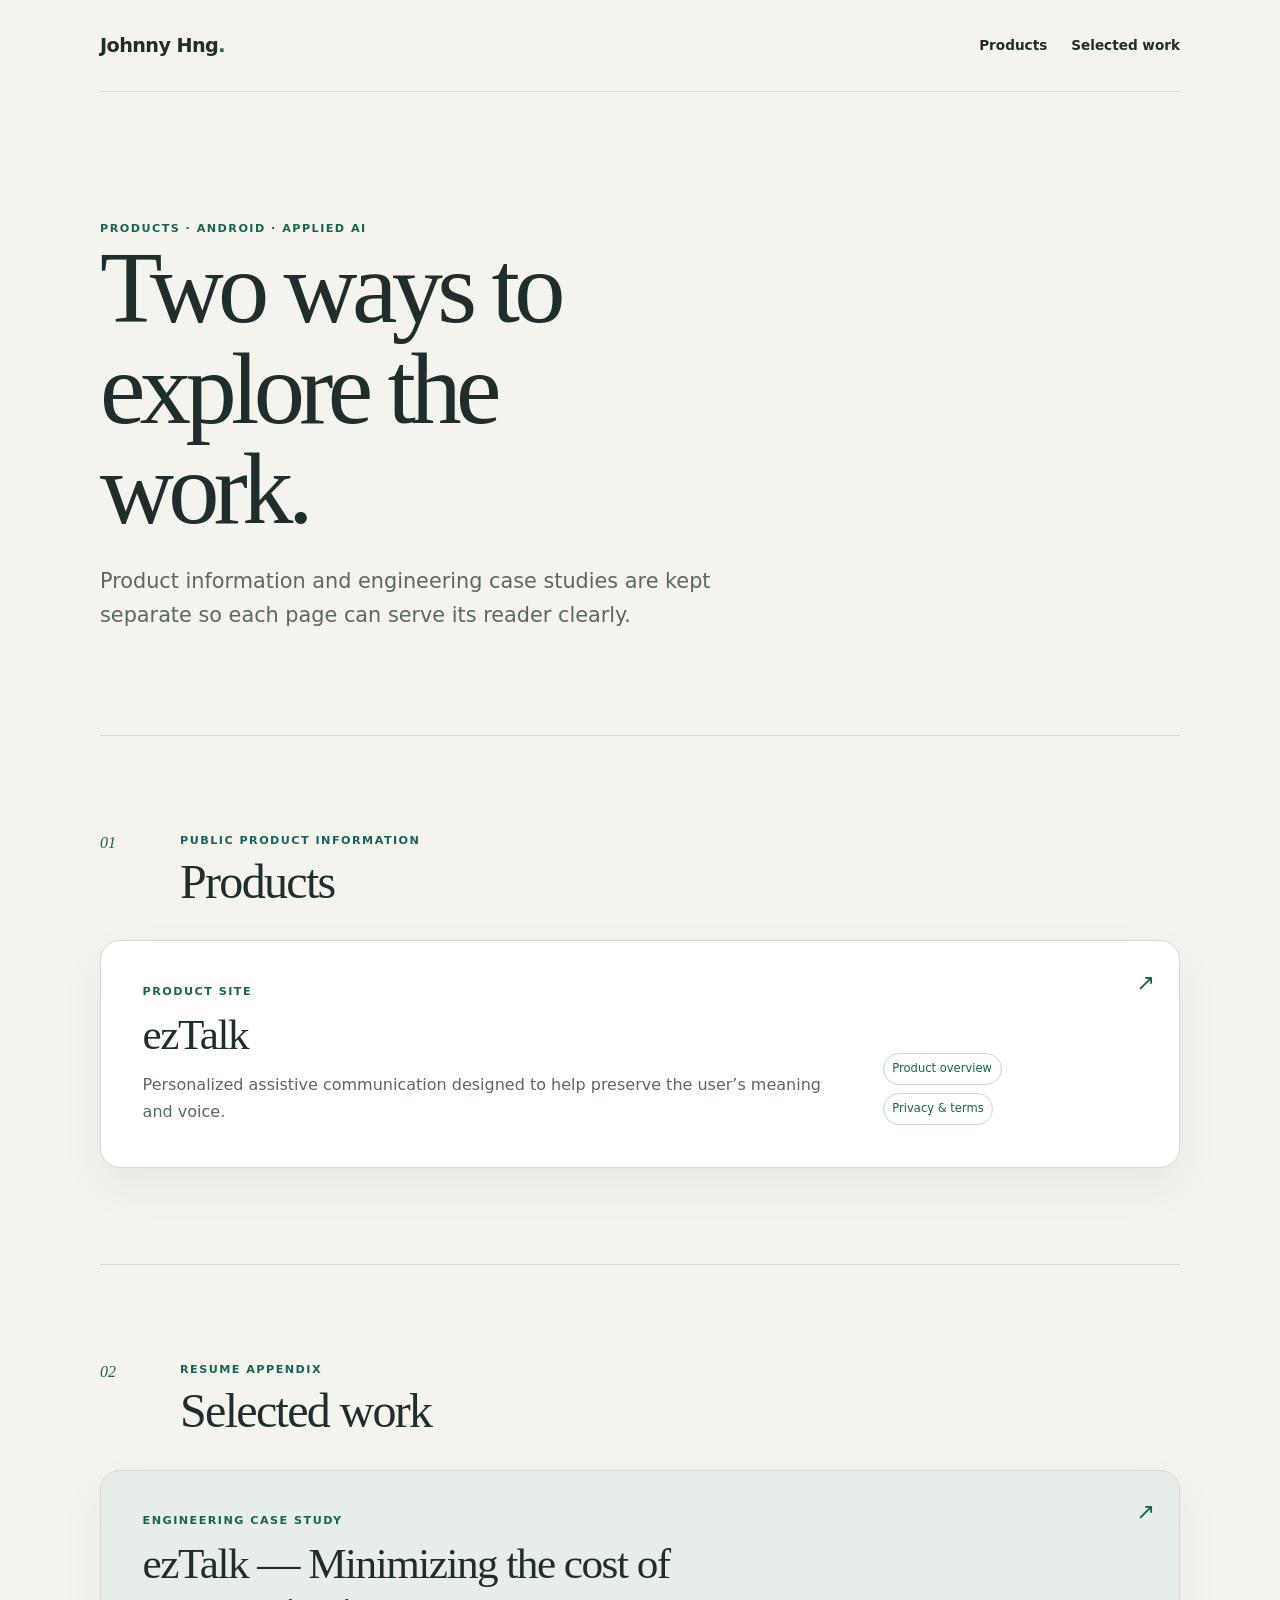
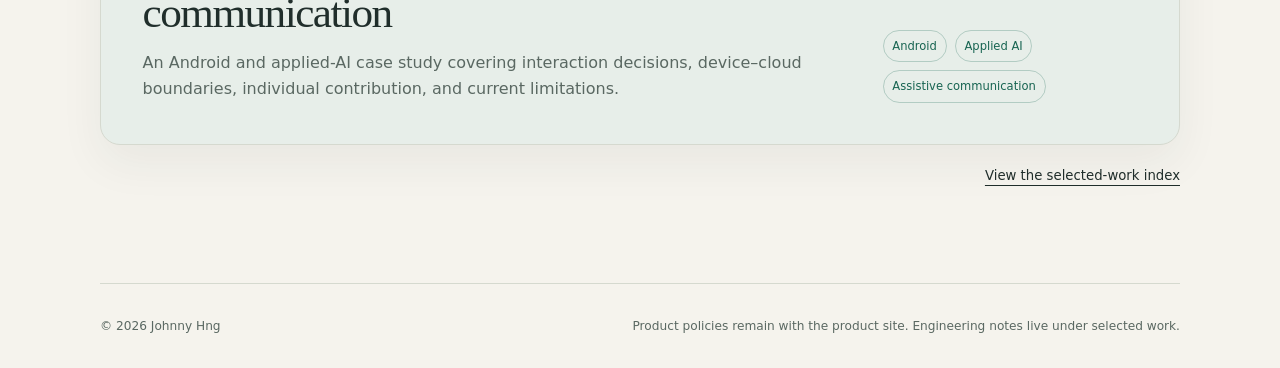
<file: index.html>
<!doctype html>
<html lang="en">
<head>
  <meta charset="utf-8">
  <meta name="viewport" content="width=device-width, initial-scale=1">
  <title>Johnny Hng — Products and selected work</title>
  <meta name="description" content="Public product information and selected engineering work by Johnny Hng.">
  <meta name="theme-color" content="#18241f">
  <meta property="og:title" content="Johnny Hng — Products and selected work">
  <meta property="og:description" content="Public product information and selected engineering work.">
  <meta property="og:type" content="website">
  <meta property="og:url" content="https://johnnyhng.github.io/">
  <link rel="canonical" href="https://johnnyhng.github.io/">
  <link rel="icon" href="eztalk/assets/favicon.svg" type="image/svg+xml">
  <link rel="stylesheet" href="assets/site.css">
</head>
<body>
  <a class="skip-link" href="#main">Skip to main content</a>
  <header class="site-header container">
    <a class="identity" href="index.html" aria-current="page">Johnny Hng<span aria-hidden="true">.</span></a>
    <nav aria-label="Main navigation">
      <a href="#products">Products</a>
      <a href="#work">Selected work</a>
    </nav>
  </header>

  <main id="main">
    <section class="hero container" aria-labelledby="page-title">
      <p class="eyebrow">Products · Android · Applied AI</p>
      <h1 id="page-title">Two ways to explore the work.</h1>
      <p class="lede">Product information and engineering case studies are kept separate so each page can serve its reader clearly.</p>
    </section>

    <section class="section container" id="products" aria-labelledby="products-title">
      <div class="section-heading">
        <p class="section-index">01</p>
        <div><p class="eyebrow">Public product information</p><h2 id="products-title">Products</h2></div>
      </div>
      <a class="feature-card product-card" href="eztalk/">
        <div>
          <p class="card-label">Product site</p>
          <h3>ezTalk</h3>
          <p>Personalized assistive communication designed to help preserve the user’s meaning and voice.</p>
        </div>
        <div class="card-meta"><span>Product overview</span><span>Privacy &amp; terms</span></div>
        <span class="card-arrow" aria-hidden="true">↗</span>
      </a>
    </section>

    <section class="section container" id="work" aria-labelledby="work-title">
      <div class="section-heading">
        <p class="section-index">02</p>
        <div><p class="eyebrow">Resume appendix</p><h2 id="work-title">Selected work</h2></div>
      </div>
      <a class="feature-card work-card" href="work/eztalk/">
        <div>
          <p class="card-label">Engineering case study</p>
          <h3>ezTalk — Minimizing the cost of communication</h3>
          <p>An Android and applied-AI case study covering interaction decisions, device–cloud boundaries, individual contribution, and current limitations.</p>
        </div>
        <div class="card-meta"><span>Android</span><span>Applied AI</span><span>Assistive communication</span></div>
        <span class="card-arrow" aria-hidden="true">↗</span>
      </a>
      <p class="section-note"><a href="work/">View the selected-work index</a></p>
    </section>
  </main>

  <footer class="site-footer container">
    <p>© 2026 Johnny Hng</p>
    <p>Product policies remain with the product site. Engineering notes live under selected work.</p>
  </footer>
</body>
</html>
</file>
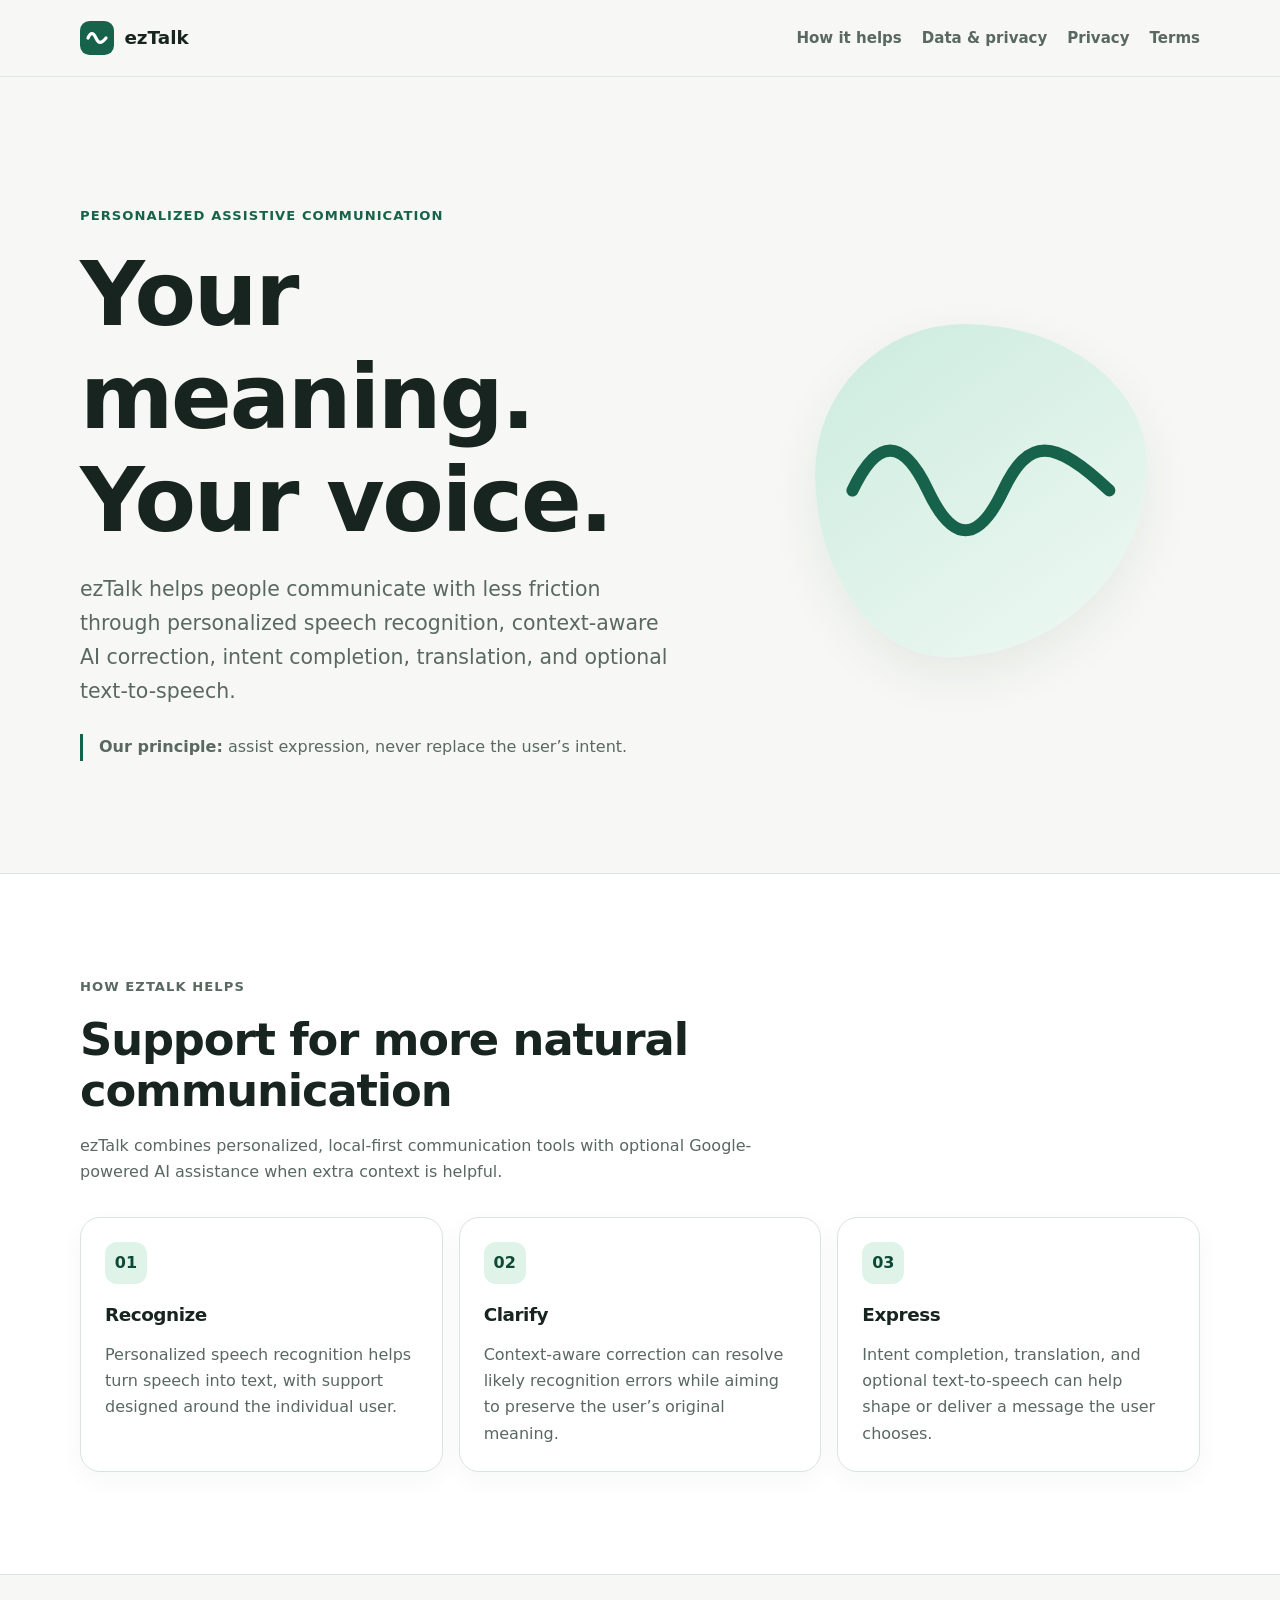
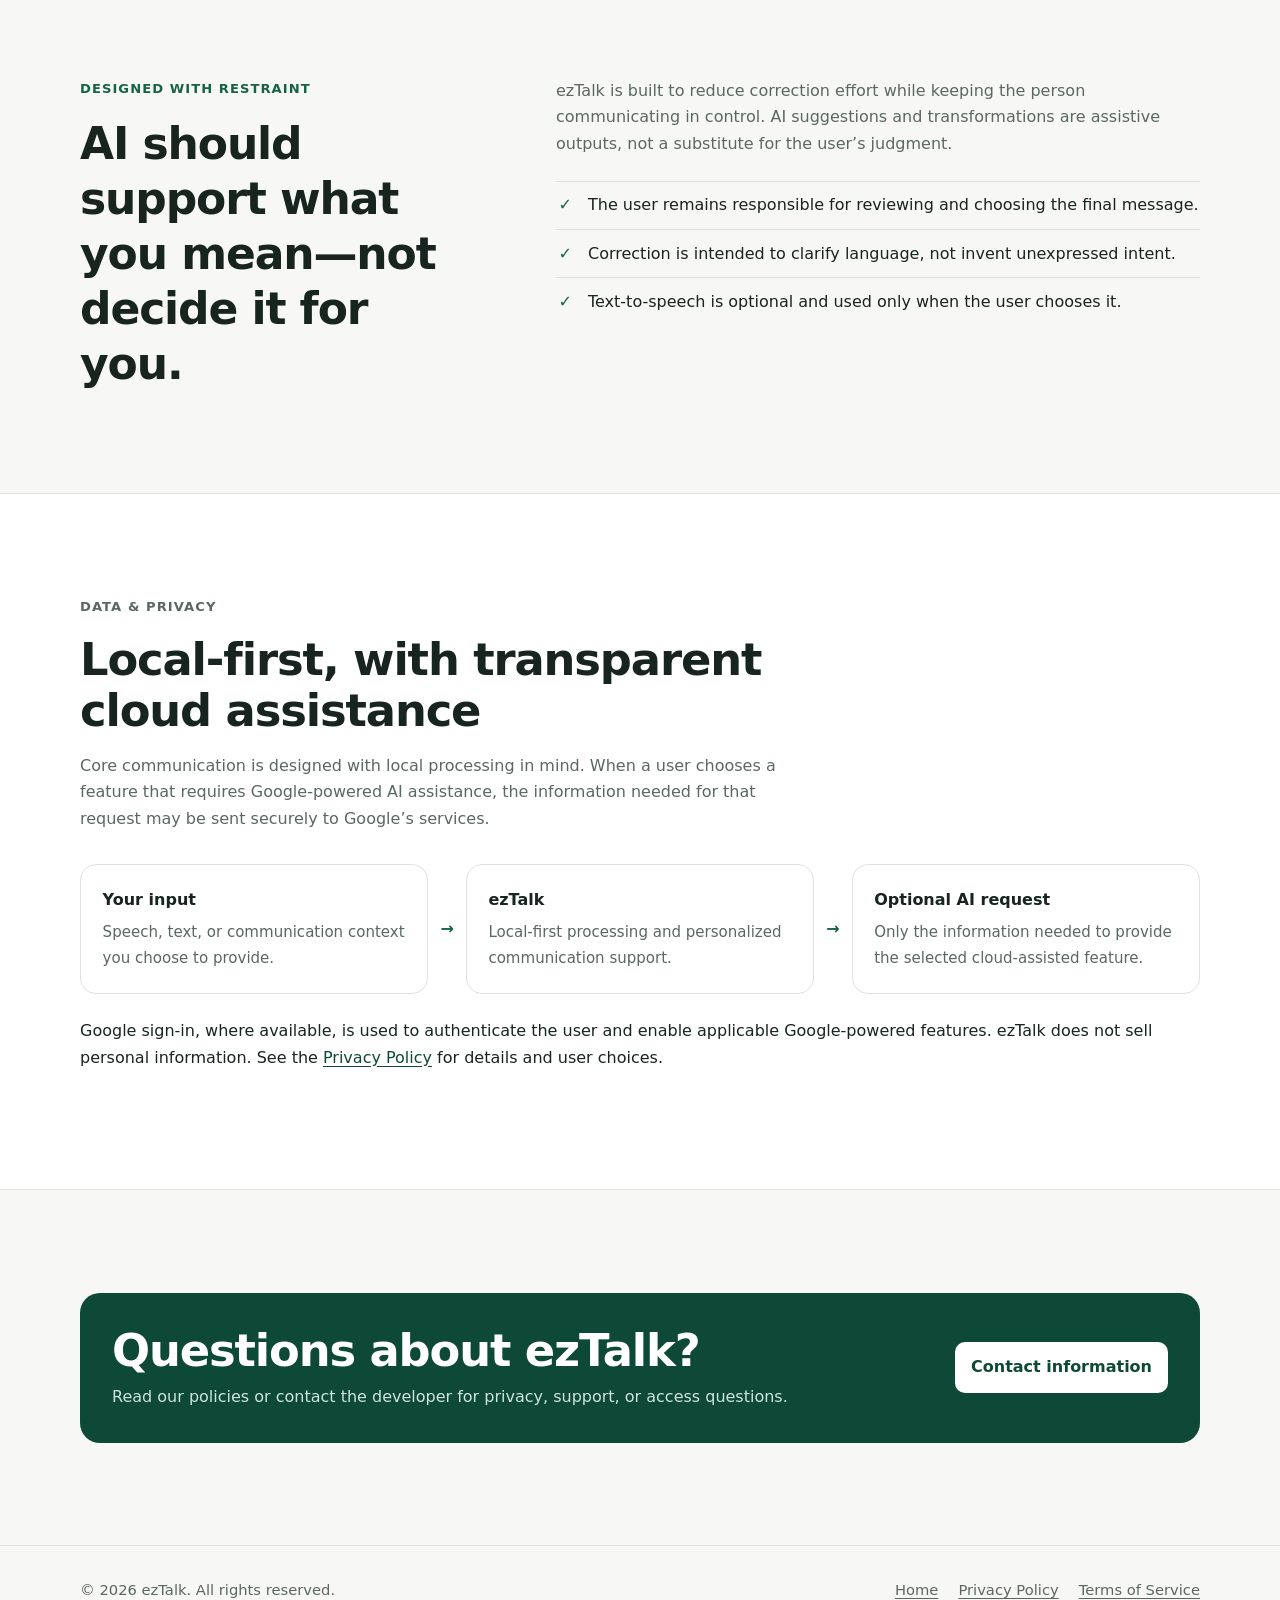
<file: eztalk/index.html>
<!doctype html>
<html lang="en">
<head>
  <meta charset="utf-8">
  <meta name="viewport" content="width=device-width, initial-scale=1">
  <title>ezTalk — Personalized assistive communication</title>
  <meta name="description" content="ezTalk is a personalized assistive communication app that helps people express themselves using personalized speech recognition and context-aware AI assistance.">
  <meta name="theme-color" content="#16624a">
  <meta property="og:title" content="ezTalk — Personalized assistive communication">
  <meta property="og:description" content="Communication support that helps preserve your meaning and voice.">
  <meta property="og:type" content="website">
  <meta property="og:url" content="https://johnnyhng.github.io/eztalk/">
  <meta property="og:image" content="https://johnnyhng.github.io/eztalk/assets/social-card.svg">
  <link rel="canonical" href="https://johnnyhng.github.io/eztalk/">
  <link rel="icon" href="assets/favicon.svg" type="image/svg+xml">
  <link rel="stylesheet" href="assets/styles.css">
</head>
<body>
  <a class="skip-link" href="#main">Skip to main content</a>
  <header class="site-header">
    <nav class="nav container" aria-label="Main navigation">
      <a class="brand" href="index.html" aria-current="page"><img src="assets/favicon.svg" alt="">ezTalk</a>
      <div class="nav-links">
        <a href="#how-it-helps">How it helps</a>
        <a href="#privacy">Data & privacy</a>
        <a href="privacy.html">Privacy</a>
        <a href="terms.html">Terms</a>
      </div>
    </nav>
  </header>

  <main id="main">
    <section class="hero">
      <div class="container hero-grid">
        <div>
          <p class="eyebrow">Personalized assistive communication</p>
          <h1>Your meaning. Your voice.</h1>
          <p class="lede">ezTalk helps people communicate with less friction through personalized speech recognition, context-aware AI correction, intent completion, translation, and optional text-to-speech.</p>
          <p class="hero-note"><strong>Our principle:</strong> assist expression, never replace the user’s intent.</p>
        </div>
        <div class="hero-mark" aria-hidden="true">
          <div class="orb"></div>
          <svg class="wave" viewBox="0 0 320 160" fill="none" xmlns="http://www.w3.org/2000/svg">
            <path d="M22 80c27-57 54-57 81 0s54 57 81 0 54-57 114 0" stroke="#16624a" stroke-width="13" stroke-linecap="round"/>
          </svg>
        </div>
      </div>
    </section>

    <section class="section section-alt" id="how-it-helps">
      <div class="container">
        <div class="section-head">
          <p class="eyebrow">How ezTalk helps</p>
          <h2>Support for more natural communication</h2>
          <p>ezTalk combines personalized, local-first communication tools with optional Google-powered AI assistance when extra context is helpful.</p>
        </div>
        <div class="cards">
          <article class="card"><div class="icon" aria-hidden="true">01</div><h3>Recognize</h3><p>Personalized speech recognition helps turn speech into text, with support designed around the individual user.</p></article>
          <article class="card"><div class="icon" aria-hidden="true">02</div><h3>Clarify</h3><p>Context-aware correction can resolve likely recognition errors while aiming to preserve the user’s original meaning.</p></article>
          <article class="card"><div class="icon" aria-hidden="true">03</div><h3>Express</h3><p>Intent completion, translation, and optional text-to-speech can help shape or deliver a message the user chooses.</p></article>
        </div>
      </div>
    </section>

    <section class="section">
      <div class="container principle">
        <div><p class="eyebrow">Designed with restraint</p><blockquote>AI should support what you mean—not decide it for you.</blockquote></div>
        <div class="principle-copy">
          <p>ezTalk is built to reduce correction effort while keeping the person communicating in control. AI suggestions and transformations are assistive outputs, not a substitute for the user’s judgment.</p>
          <ul class="check-list">
            <li>The user remains responsible for reviewing and choosing the final message.</li>
            <li>Correction is intended to clarify language, not invent unexpressed intent.</li>
            <li>Text-to-speech is optional and used only when the user chooses it.</li>
          </ul>
        </div>
      </div>
    </section>

    <section class="section section-alt" id="privacy">
      <div class="container">
        <div class="section-head">
          <p class="eyebrow">Data & privacy</p>
          <h2>Local-first, with transparent cloud assistance</h2>
          <p>Core communication is designed with local processing in mind. When a user chooses a feature that requires Google-powered AI assistance, the information needed for that request may be sent securely to Google’s services.</p>
        </div>
        <div class="data-flow" aria-label="Simplified data flow">
          <div class="flow-step"><strong>Your input</strong><span>Speech, text, or communication context you choose to provide.</span></div>
          <div class="arrow" aria-hidden="true">→</div>
          <div class="flow-step"><strong>ezTalk</strong><span>Local-first processing and personalized communication support.</span></div>
          <div class="arrow" aria-hidden="true">→</div>
          <div class="flow-step"><strong>Optional AI request</strong><span>Only the information needed to provide the selected cloud-assisted feature.</span></div>
        </div>
        <p style="margin-top: 1.5rem">Google sign-in, where available, is used to authenticate the user and enable applicable Google-powered features. ezTalk does not sell personal information. See the <a href="privacy.html">Privacy Policy</a> for details and user choices.</p>
      </div>
    </section>

    <section class="section">
      <div class="container cta">
        <div><h2>Questions about ezTalk?</h2><p>Read our policies or contact the developer for privacy, support, or access questions.</p></div>
        <a class="button" href="privacy.html#contact">Contact information</a>
      </div>
    </section>
  </main>

  <footer class="site-footer">
    <div class="container footer-grid">
      <span>© 2026 ezTalk. All rights reserved.</span>
      <div class="footer-links"><a href="index.html">Home</a><a href="privacy.html">Privacy Policy</a><a href="terms.html">Terms of Service</a></div>
    </div>
  </footer>
</body>
</html>
</file>
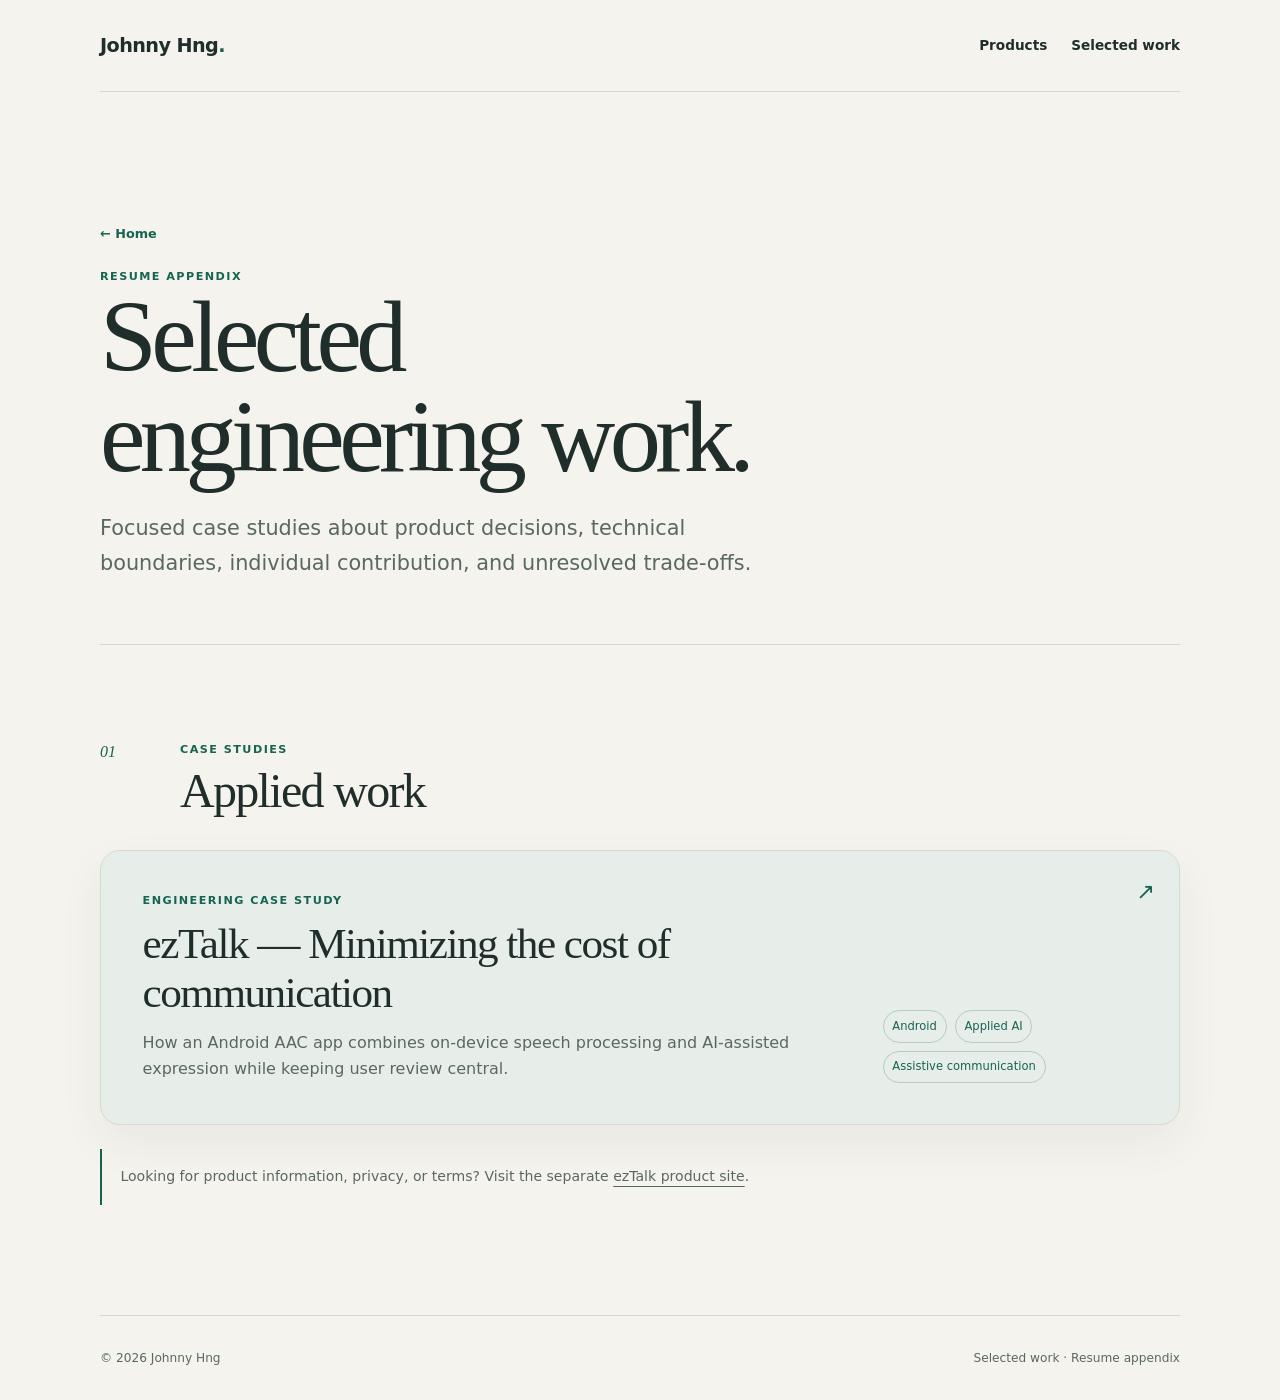
<file: work/index.html>
<!doctype html>
<html lang="en">
<head>
  <meta charset="utf-8">
  <meta name="viewport" content="width=device-width, initial-scale=1">
  <title>Selected work — Johnny Hng</title>
  <meta name="description" content="Engineering case studies and resume appendix material by Johnny Hng.">
  <meta name="theme-color" content="#18241f">
  <meta property="og:title" content="Selected work — Johnny Hng">
  <meta property="og:description" content="Engineering case studies and resume appendix material.">
  <meta property="og:type" content="website">
  <meta property="og:url" content="https://johnnyhng.github.io/work/">
  <link rel="canonical" href="https://johnnyhng.github.io/work/">
  <link rel="icon" href="../eztalk/assets/favicon.svg" type="image/svg+xml">
  <link rel="stylesheet" href="../assets/site.css">
</head>
<body>
  <a class="skip-link" href="#main">Skip to main content</a>
  <header class="site-header container">
    <a class="identity" href="../">Johnny Hng<span aria-hidden="true">.</span></a>
    <nav aria-label="Main navigation"><a href="../#products">Products</a><a href="index.html" aria-current="page">Selected work</a></nav>
  </header>
  <main id="main">
    <section class="hero work-hero container">
      <a class="back-link" href="../">← Home</a>
      <p class="eyebrow">Resume appendix</p>
      <h1>Selected engineering work.</h1>
      <p class="lede">Focused case studies about product decisions, technical boundaries, individual contribution, and unresolved trade-offs.</p>
    </section>
    <section class="section work-list container" aria-labelledby="case-studies-title">
      <div class="section-heading"><p class="section-index">01</p><div><p class="eyebrow">Case studies</p><h2 id="case-studies-title">Applied work</h2></div></div>
      <a class="feature-card work-card" href="eztalk/">
        <div><p class="card-label">Engineering case study</p><h3>ezTalk — Minimizing the cost of communication</h3><p>How an Android AAC app combines on-device speech processing and AI-assisted expression while keeping user review central.</p></div>
        <div class="card-meta"><span>Android</span><span>Applied AI</span><span>Assistive communication</span></div>
        <span class="card-arrow" aria-hidden="true">↗</span>
      </a>
      <p class="context-note">Looking for product information, privacy, or terms? Visit the separate <a href="../eztalk/">ezTalk product site</a>.</p>
    </section>
  </main>
  <footer class="site-footer container"><p>© 2026 Johnny Hng</p><p>Selected work · Resume appendix</p></footer>
</body>
</html>
</file>
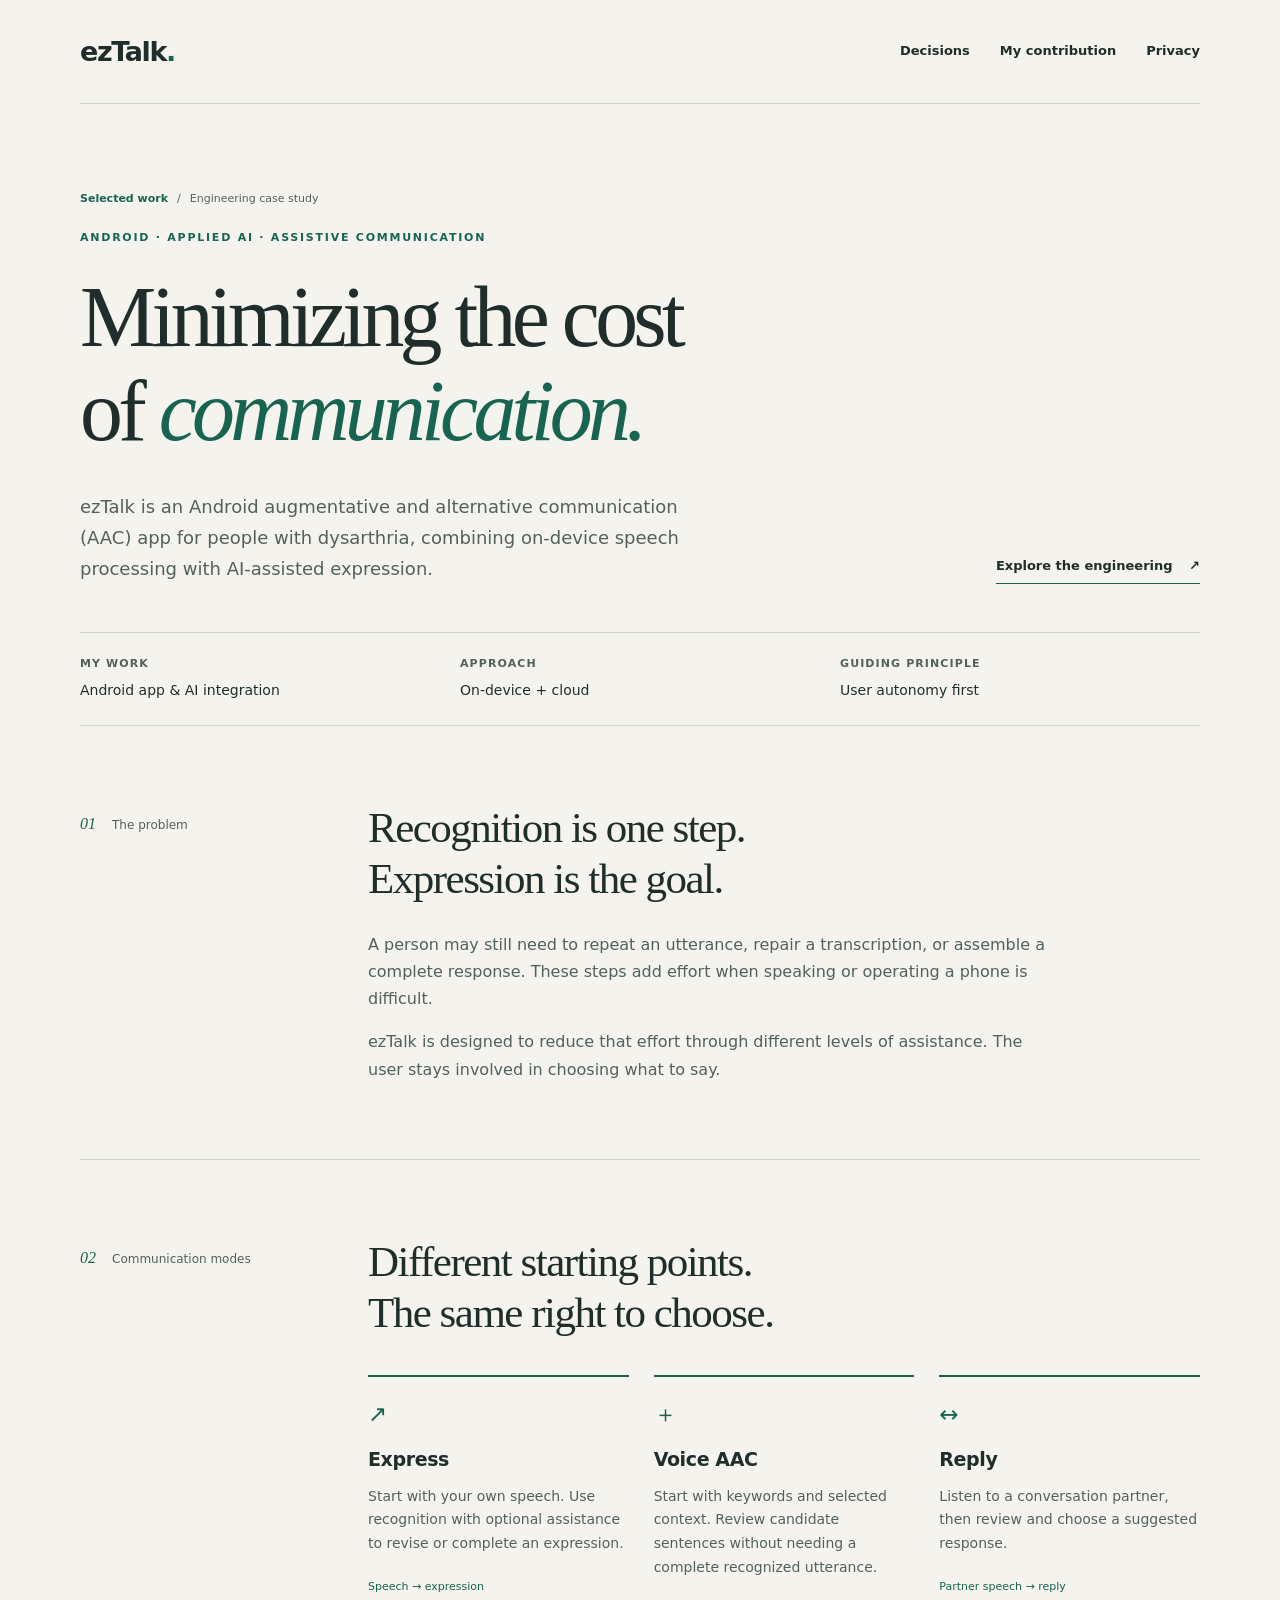
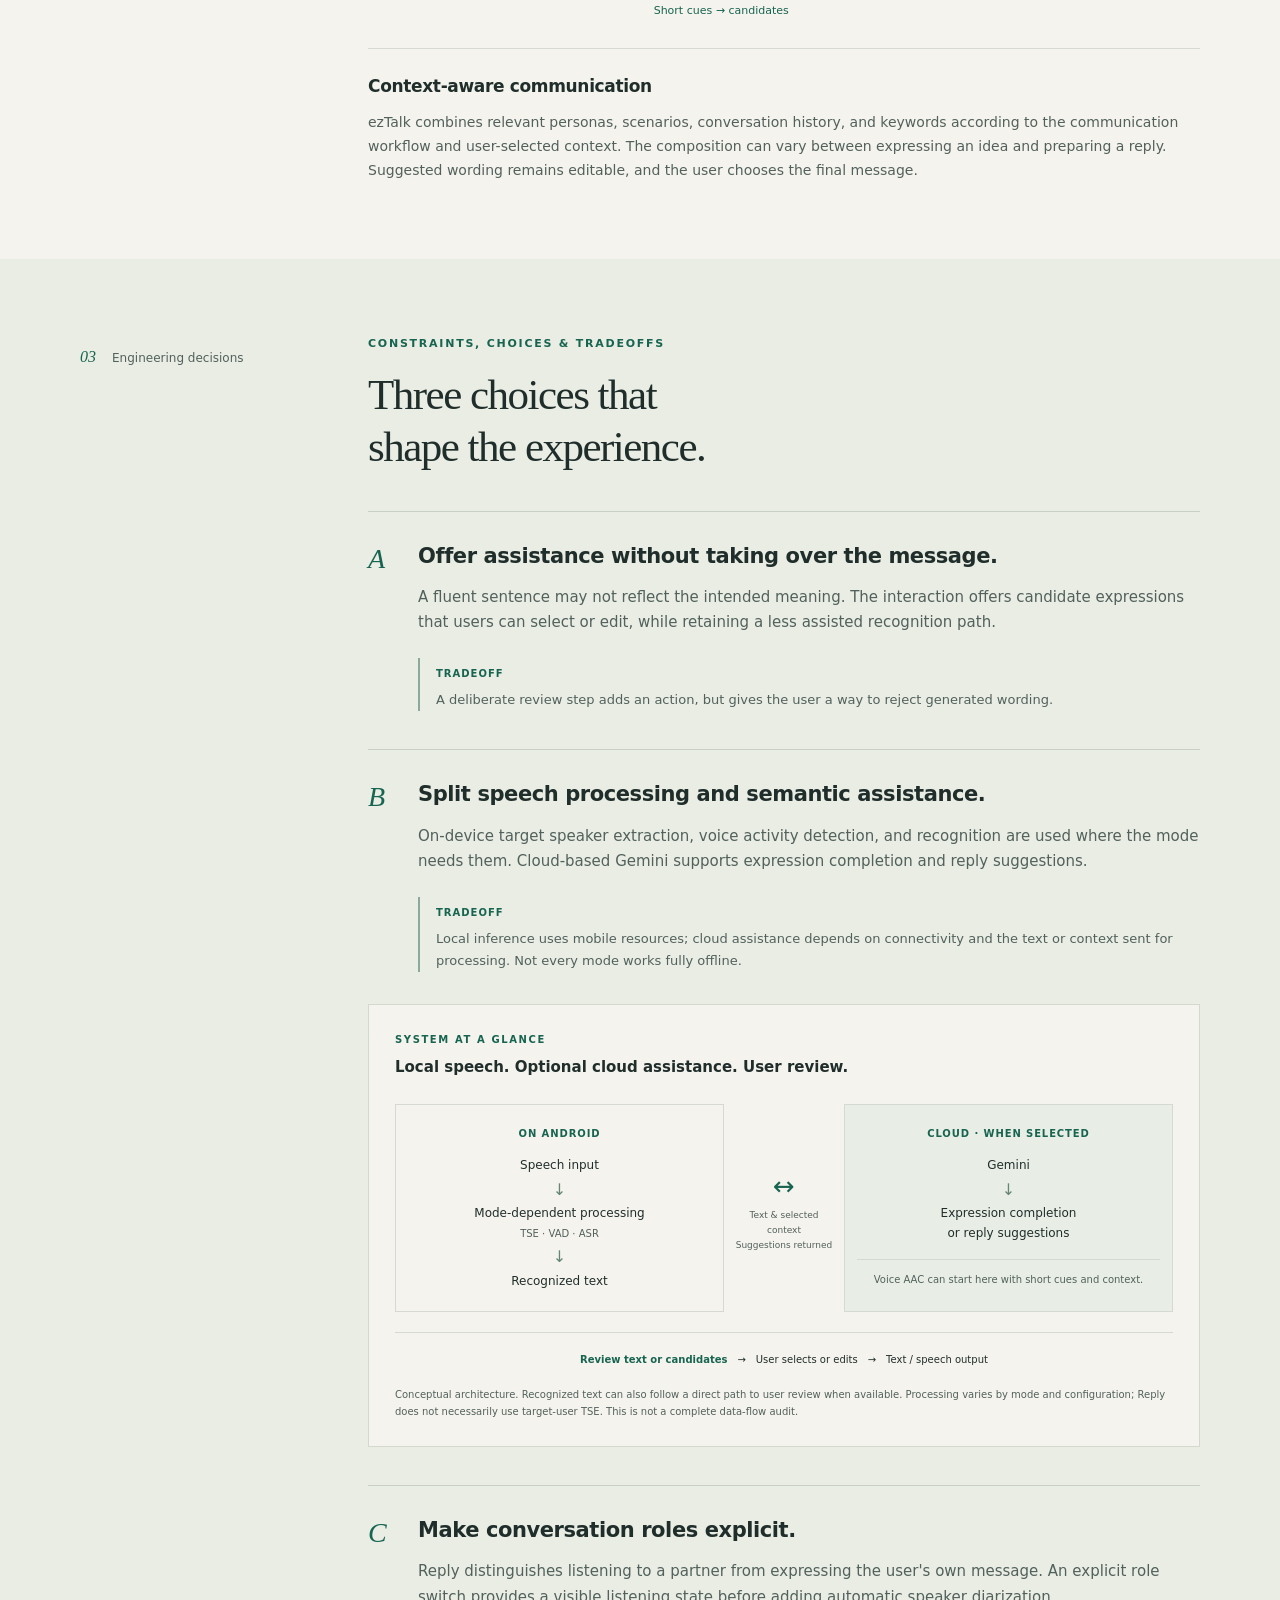
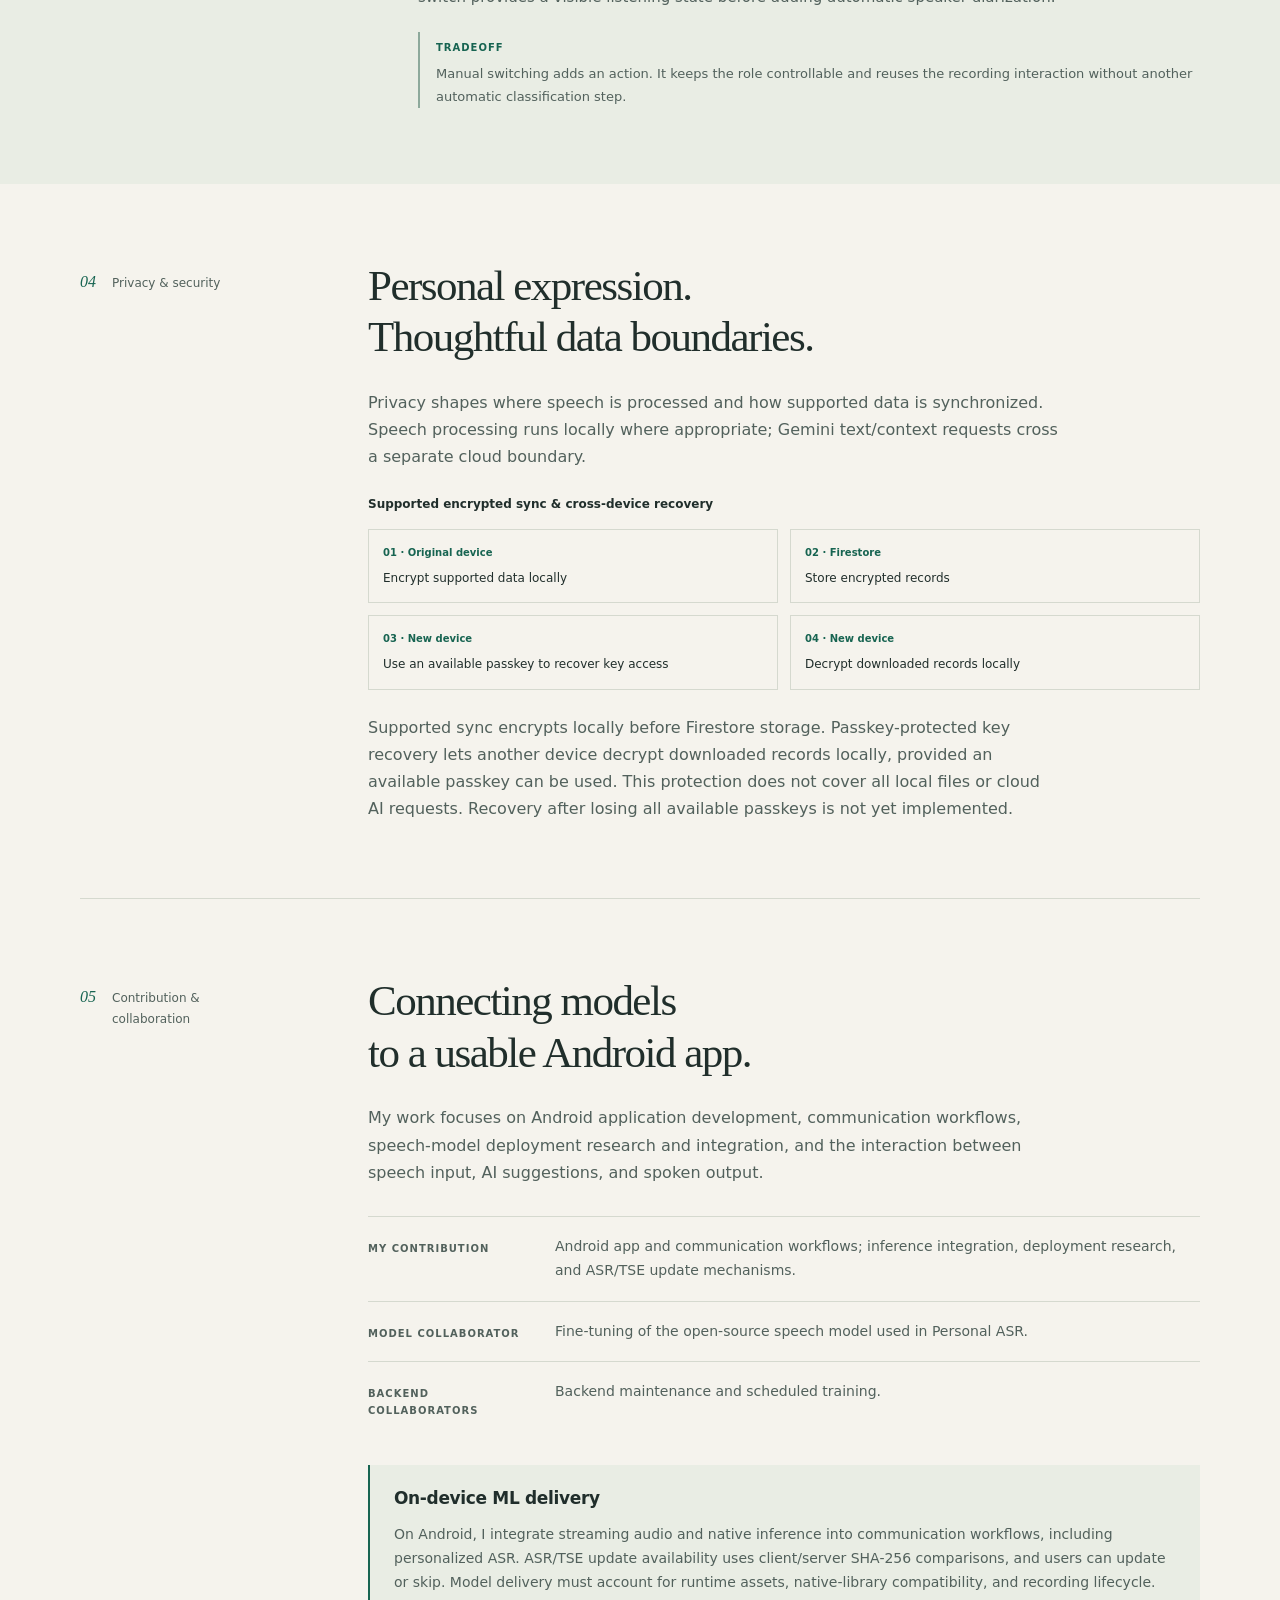
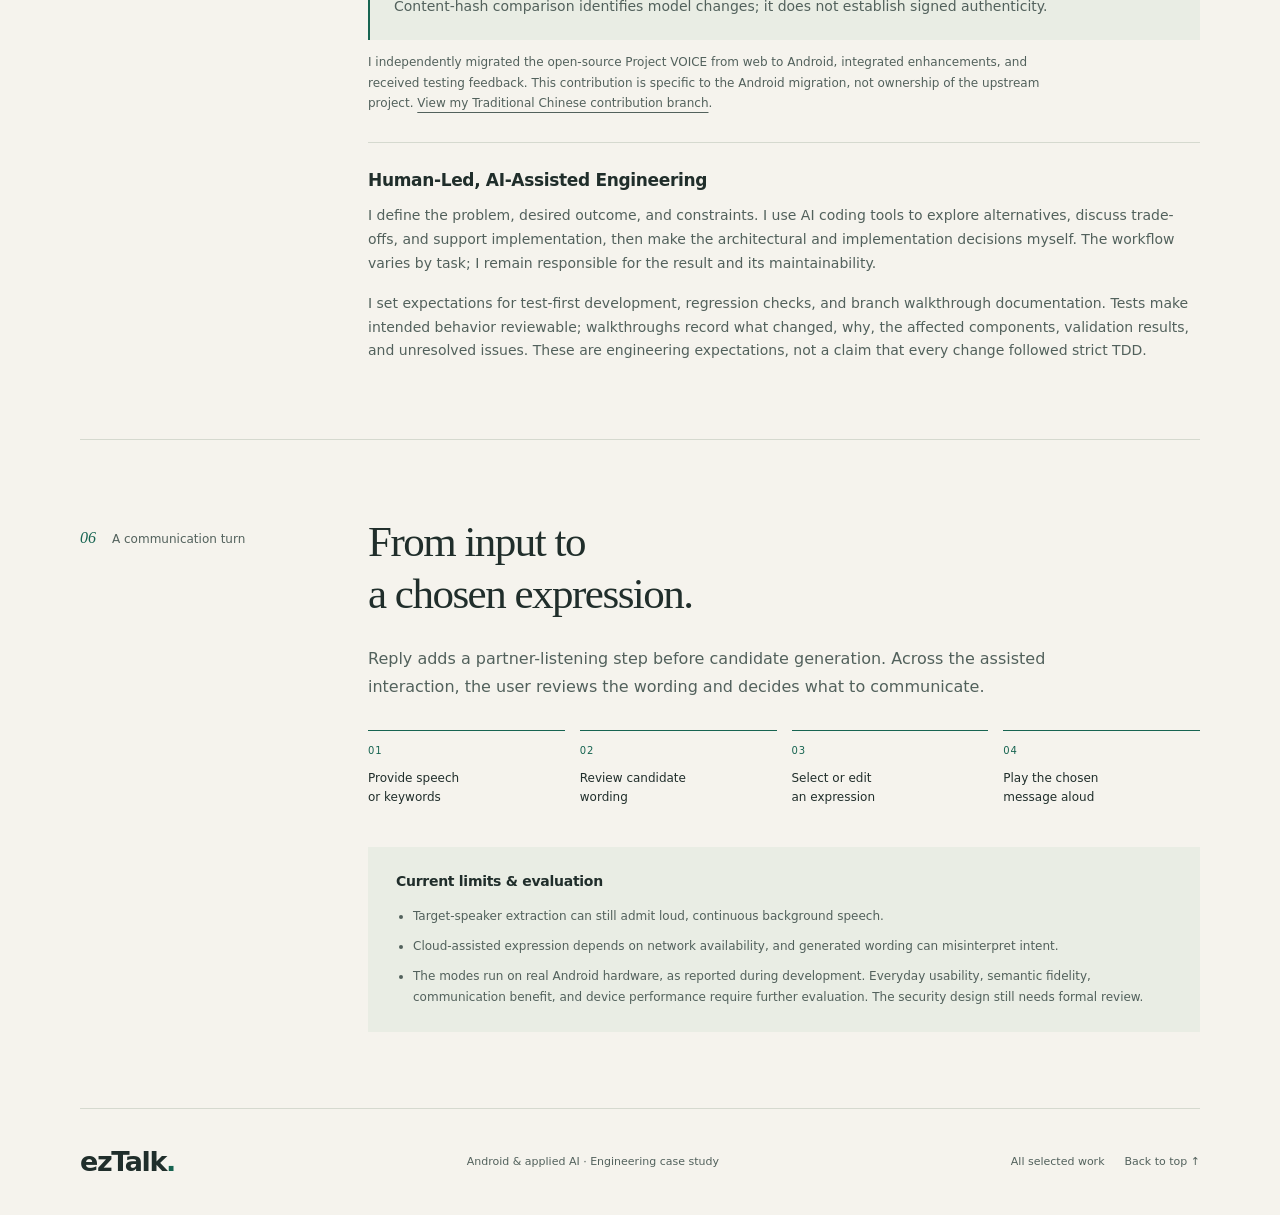
<file: work/eztalk/index.html>
<!doctype html>
<html lang="en">
<head>
  <meta charset="utf-8">
  <meta name="viewport" content="width=device-width, initial-scale=1">
  <meta name="theme-color" content="#f5f3ed">
  <meta name="description" content="ezTalk: an Android AAC engineering case study on on-device speech processing, AI-assisted expression, user autonomy, and privacy-conscious data boundaries.">
  <title>ezTalk — Minimizing the cost of communication</title>
  <meta property="og:title" content="ezTalk — Engineering case study">
  <meta property="og:description" content="An Android AAC engineering case study on local speech processing, AI-assisted expression, and user autonomy.">
  <meta property="og:type" content="article">
  <meta property="og:url" content="https://johnnyhng.github.io/work/eztalk/">
  <link rel="canonical" href="https://johnnyhng.github.io/work/eztalk/">
  <link rel="icon" href="../../eztalk/assets/favicon.svg" type="image/svg+xml">
  <link rel="stylesheet" href="styles.css">
</head>
<body>
<a class="skip-link" href="#main">Skip to content</a>
<header class="site-header wrap">
  <a class="wordmark" href="#overview" aria-label="ezTalk overview">ezTalk<span aria-hidden="true">.</span></a>
  <nav aria-label="Case study sections">
    <a href="#decisions">Decisions</a>
    <a href="#contribution">My contribution</a>
    <a href="#privacy">Privacy</a>
  </nav>
</header>
<main id="main">
  <section class="hero wrap" id="overview" aria-labelledby="hero-title">
    <p class="portfolio-path"><a href="../">Selected work</a><span aria-hidden="true">/</span> Engineering case study</p>
    <p class="eyebrow">Android · Applied AI · Assistive communication</p>
    <h1 id="hero-title">Minimizing the cost<br class="desktop-break"> of <em>communication.</em></h1>
    <div class="hero-bottom">
      <p class="hero-description">ezTalk is an Android augmentative and alternative communication (AAC) app for people with dysarthria, combining on-device speech processing with AI-assisted expression.</p>
      <a class="text-link" href="#decisions">Explore the engineering <span aria-hidden="true">↗</span></a>
    </div>
    <dl class="project-facts">
      <div><dt>My work</dt><dd>Android app &amp; AI integration</dd></div>
      <div><dt>Approach</dt><dd>On-device + cloud</dd></div>
      <div><dt>Guiding principle</dt><dd>User autonomy first</dd></div>
    </dl>
  </section>

  <section class="section wrap problem" aria-labelledby="problem-title">
    <div class="section-label"><span class="section-number">01</span><p>The problem</p></div>
    <div class="section-body">
      <h2 id="problem-title">Recognition is one step.<br>Expression is the goal.</h2>
      <p>A person may still need to repeat an utterance, repair a transcription, or assemble a complete response. These steps add effort when speaking or operating a phone is difficult.</p>
      <p>ezTalk is designed to reduce that effort through different levels of assistance. The user stays involved in choosing what to say.</p>
    </div>
  </section>

  <section class="section wrap" aria-labelledby="modes-title">
    <div class="section-label"><span class="section-number">02</span><p>Communication modes</p></div>
    <div class="section-body">
      <h2 id="modes-title">Different starting points.<br>The same right to choose.</h2>
      <div class="modes">
        <article class="mode"><span class="mode-mark" aria-hidden="true">↗</span><h3>Express</h3><p>Start with your own speech. Use recognition with optional assistance to revise or complete an expression.</p><p class="mode-note">Speech → expression</p></article>
        <article class="mode"><span class="mode-mark" aria-hidden="true">＋</span><h3>Voice AAC</h3><p>Start with keywords and selected context. Review candidate sentences without needing a complete recognized utterance.</p><p class="mode-note">Short cues → candidates</p></article>
        <article class="mode"><span class="mode-mark" aria-hidden="true">↔</span><h3>Reply</h3><p>Listen to a conversation partner, then review and choose a suggested response.</p><p class="mode-note">Partner speech → reply</p></article>
      </div>
      <div class="engineering-method" aria-labelledby="context-title">
        <h3 id="context-title">Context-aware communication</h3>
        <p>ezTalk combines relevant personas, scenarios, conversation history, and keywords according to the communication workflow and user-selected context. The composition can vary between expressing an idea and preparing a reply. Suggested wording remains editable, and the user chooses the final message.</p>
      </div>
    </div>
  </section>

  <section class="decisions-band" id="decisions" aria-labelledby="decisions-title">
    <div class="section wrap">
      <div class="section-label"><span class="section-number">03</span><p>Engineering decisions</p></div>
      <div class="section-body">
        <p class="eyebrow">Constraints, choices &amp; tradeoffs</p>
        <h2 id="decisions-title">Three choices that<br>shape the experience.</h2>
        <article class="decision">
          <span class="decision-index" aria-hidden="true">A</span>
          <div><h3>Offer assistance without taking over the message.</h3>
          <p>A fluent sentence may not reflect the intended meaning. The interaction offers candidate expressions that users can select or edit, while retaining a less assisted recognition path.</p>
          <div class="tradeoff"><span>Tradeoff</span><p>A deliberate review step adds an action, but gives the user a way to reject generated wording.</p></div></div>
        </article>
        <article class="decision">
          <span class="decision-index" aria-hidden="true">B</span>
          <div><h3>Split speech processing and semantic assistance.</h3>
          <p>On-device target speaker extraction, voice activity detection, and recognition are used where the mode needs them. Cloud-based Gemini supports expression completion and reply suggestions.</p>
          <div class="tradeoff"><span>Tradeoff</span><p>Local inference uses mobile resources; cloud assistance depends on connectivity and the text or context sent for processing. Not every mode works fully offline.</p></div></div>
        </article>
        <figure class="architecture">
          <figcaption><span class="eyebrow">System at a glance</span><strong>Local speech. Optional cloud assistance. User review.</strong></figcaption>
          <div class="architecture-grid">
            <div class="architecture-zone"><h4>On Android</h4><p>Speech input</p><span class="flow-arrow" aria-hidden="true">↓</span><p>Mode-dependent processing<br><small>TSE · VAD · ASR</small></p><span class="flow-arrow" aria-hidden="true">↓</span><p>Recognized text</p></div>
            <div class="architecture-connector"><span aria-hidden="true">↔</span><p>Text &amp; selected context<br>Suggestions returned</p></div>
            <div class="architecture-zone cloud"><h4>Cloud · when selected</h4><p>Gemini</p><span class="flow-arrow" aria-hidden="true">↓</span><p>Expression completion<br>or reply suggestions</p><p class="cue-note">Voice AAC can start here with short cues and context.</p></div>
          </div>
          <div class="review-path"><strong>Review text or candidates</strong><span aria-hidden="true">→</span><span>User selects or edits</span><span aria-hidden="true">→</span><span>Text / speech output</span></div>
          <p class="figure-note">Conceptual architecture. Recognized text can also follow a direct path to user review when available. Processing varies by mode and configuration; Reply does not necessarily use target-user TSE. This is not a complete data-flow audit.</p>
        </figure>
        <article class="decision">
          <span class="decision-index" aria-hidden="true">C</span>
          <div><h3>Make conversation roles explicit.</h3>
          <p>Reply distinguishes listening to a partner from expressing the user's own message. An explicit role switch provides a visible listening state before adding automatic speaker diarization.</p>
          <div class="tradeoff"><span>Tradeoff</span><p>Manual switching adds an action. It keeps the role controllable and reuses the recording interaction without another automatic classification step.</p></div></div>
        </article>
      </div>
    </div>
  </section>

  <section class="section wrap" id="privacy" aria-labelledby="privacy-title">
    <div class="section-label"><span class="section-number">04</span><p>Privacy &amp; security</p></div>
    <div class="section-body">
      <h2 id="privacy-title">Personal expression.<br>Thoughtful data boundaries.</h2>
      <p>Privacy shapes where speech is processed and how supported data is synchronized. Speech processing runs locally where appropriate; Gemini text/context requests cross a separate cloud boundary.</p>
      <figure class="sync-diagram" aria-labelledby="sync-caption">
        <figcaption id="sync-caption">Supported encrypted sync &amp; cross-device recovery</figcaption>
        <ol class="sync-steps">
          <li><span class="sync-stage">01 · Original device</span><span>Encrypt supported data locally</span></li>
          <li><span class="sync-stage">02 · Firestore</span><span>Store encrypted records</span></li>
          <li><span class="sync-stage">03 · New device</span><span>Use an available passkey to recover key access</span></li>
          <li><span class="sync-stage">04 · New device</span><span>Decrypt downloaded records locally</span></li>
        </ol>
      </figure>
      <p>Supported sync encrypts locally before Firestore storage. Passkey-protected key recovery lets another device decrypt downloaded records locally, provided an available passkey can be used. This protection does not cover all local files or cloud AI requests. Recovery after losing all available passkeys is not yet implemented.</p>
    </div>
  </section>

  <section class="section wrap" id="contribution" aria-labelledby="contribution-title">
    <div class="section-label"><span class="section-number">05</span><p>Contribution &amp; collaboration</p></div>
    <div class="section-body">
      <h2 id="contribution-title">Connecting models<br>to a usable Android app.</h2>
      <p>My work focuses on Android application development, communication workflows, speech-model deployment research and integration, and the interaction between speech input, AI suggestions, and spoken output.</p>
      <dl class="ownership">
        <div><dt>My contribution</dt><dd>Android app and communication workflows; inference integration, deployment research, and ASR/TSE update mechanisms.</dd></div>
        <div><dt>Model collaborator</dt><dd>Fine-tuning of the open-source speech model used in Personal ASR.</dd></div>
        <div><dt>Backend collaborators</dt><dd>Backend maintenance and scheduled training.</dd></div>
      </dl>
      <aside class="evidence-callout" aria-labelledby="ml-title">
        <h3 id="ml-title">On-device ML delivery</h3>
        <p>On Android, I integrate streaming audio and native inference into communication workflows, including personalized ASR. ASR/TSE update availability uses client/server SHA-256 comparisons, and users can update or skip. Model delivery must account for runtime assets, native-library compatibility, and recording lifecycle. Content-hash comparison identifies model changes; it does not establish signed authenticity.</p>
      </aside>
      <p class="small-note">I independently migrated the open-source Project VOICE from web to Android, integrated enhancements, and received testing feedback. This contribution is specific to the Android migration, not ownership of the upstream project. <a href="https://github.com/google/project-voice/tree/zh-tw-impl">View my Traditional Chinese contribution branch</a>.</p>
      <div class="engineering-method" id="engineering-method" aria-labelledby="method-title">
        <h3 id="method-title">Human-Led, AI-Assisted Engineering</h3>
        <p>I define the problem, desired outcome, and constraints. I use AI coding tools to explore alternatives, discuss trade-offs, and support implementation, then make the architectural and implementation decisions myself. The workflow varies by task; I remain responsible for the result and its maintainability.</p>
        <p>I set expectations for test-first development, regression checks, and branch walkthrough documentation. Tests make intended behavior reviewable; walkthroughs record what changed, why, the affected components, validation results, and unresolved issues. These are engineering expectations, not a claim that every change followed strict TDD.</p>
      </div>
    </div>
  </section>

  <section class="section wrap" id="workflow" aria-labelledby="workflow-title">
    <div class="section-label"><span class="section-number">06</span><p>A communication turn</p></div>
    <div class="section-body">
      <h2 id="workflow-title">From input to<br>a chosen expression.</h2>
      <p>Reply adds a partner-listening step before candidate generation. Across the assisted interaction, the user reviews the wording and decides what to communicate.</p>
      <ol class="turn-steps"><li><span>01</span>Provide speech<br>or keywords</li><li><span>02</span>Review candidate<br>wording</li><li><span>03</span>Select or edit<br>an expression</li><li><span>04</span>Play the chosen<br>message aloud</li></ol>
      <!-- Media insertion points: authentic TSE noisy-speech demo and Voice AAC/Reply demo. Add only verified URLs and sanitized media. -->
      <aside class="limitations" aria-labelledby="limits-title"><h3 id="limits-title">Current limits &amp; evaluation</h3><ul><li>Target-speaker extraction can still admit loud, continuous background speech.</li><li>Cloud-assisted expression depends on network availability, and generated wording can misinterpret intent.</li><li>The modes run on real Android hardware, as reported during development. Everyday usability, semantic fidelity, communication benefit, and device performance require further evaluation. The security design still needs formal review.</li></ul></aside>
    </div>
  </section>
</main>
<footer class="site-footer wrap"><a class="wordmark" href="#overview" aria-label="Back to ezTalk overview">ezTalk<span aria-hidden="true">.</span></a><p>Android &amp; applied AI · Engineering case study</p><div class="footer-actions"><a href="../">All selected work</a><a href="#overview">Back to top <span aria-hidden="true">↑</span></a></div></footer>
</body>
</html>
</file>
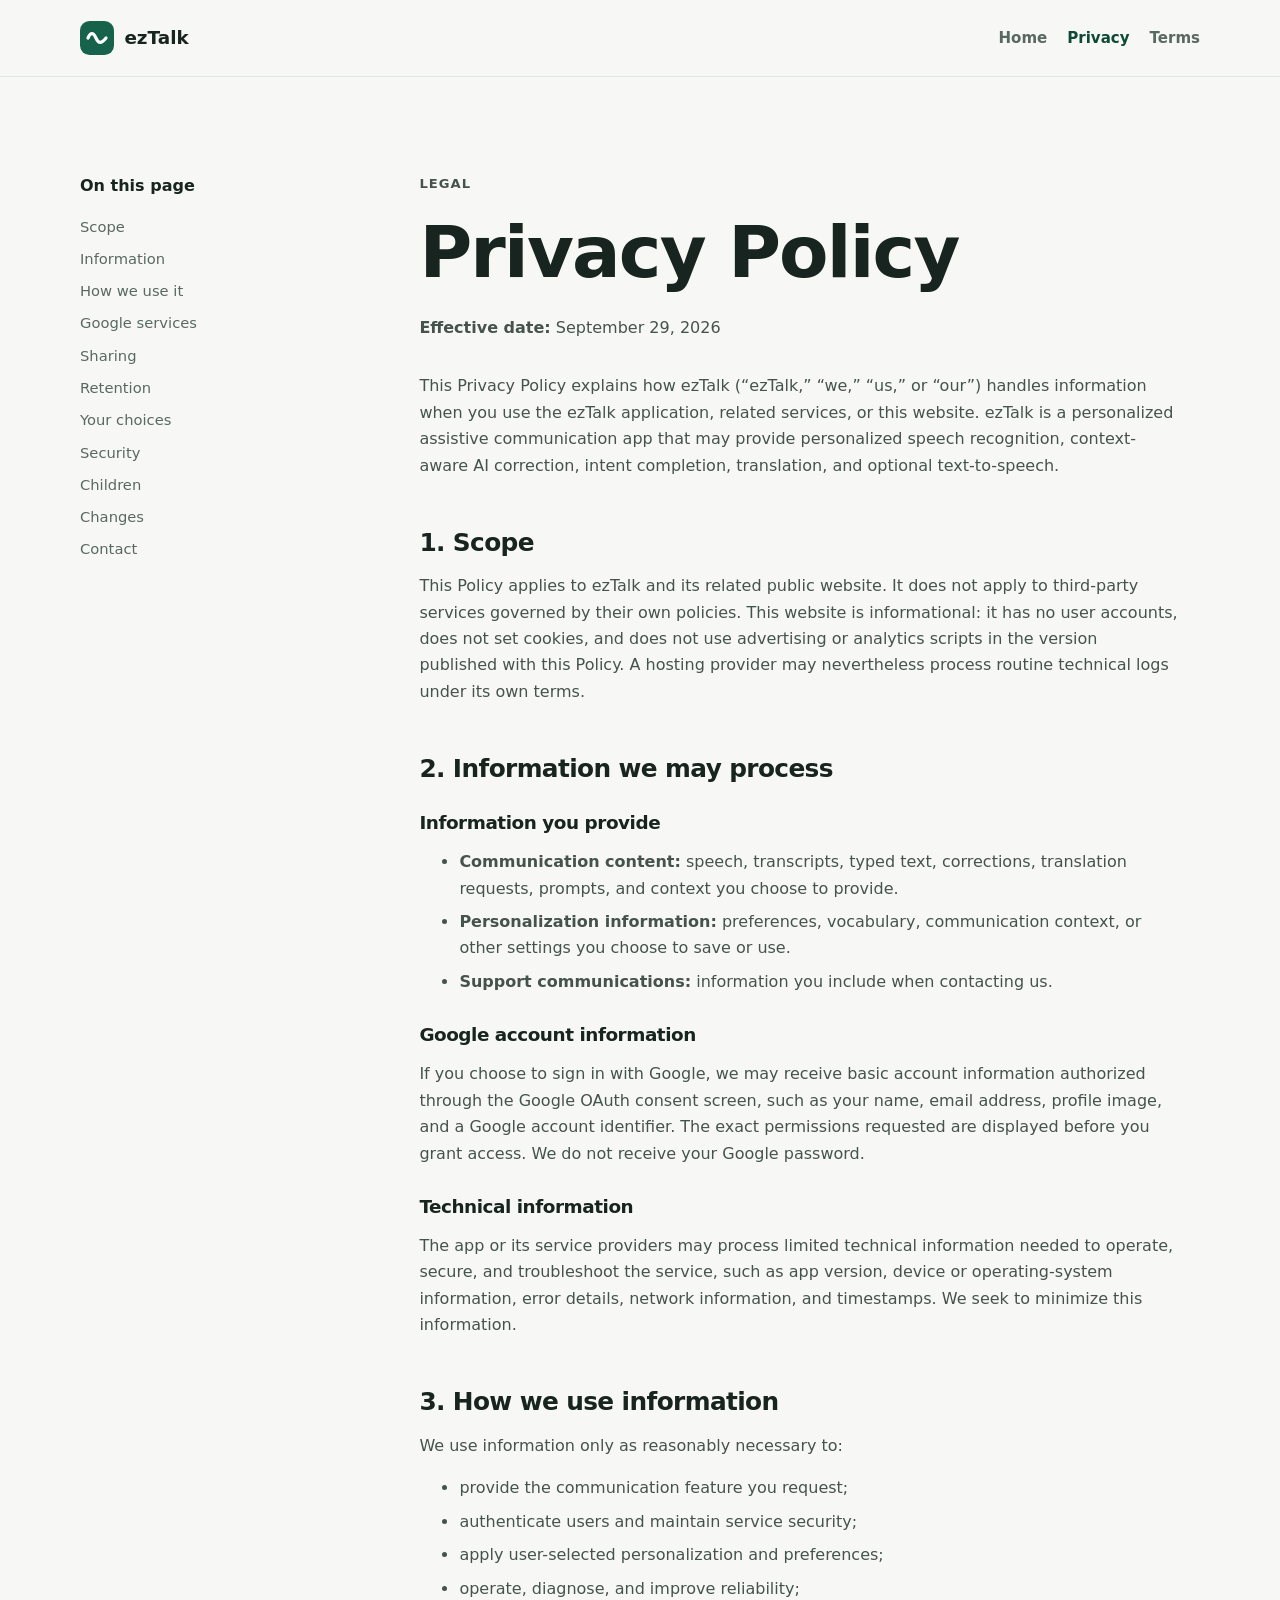
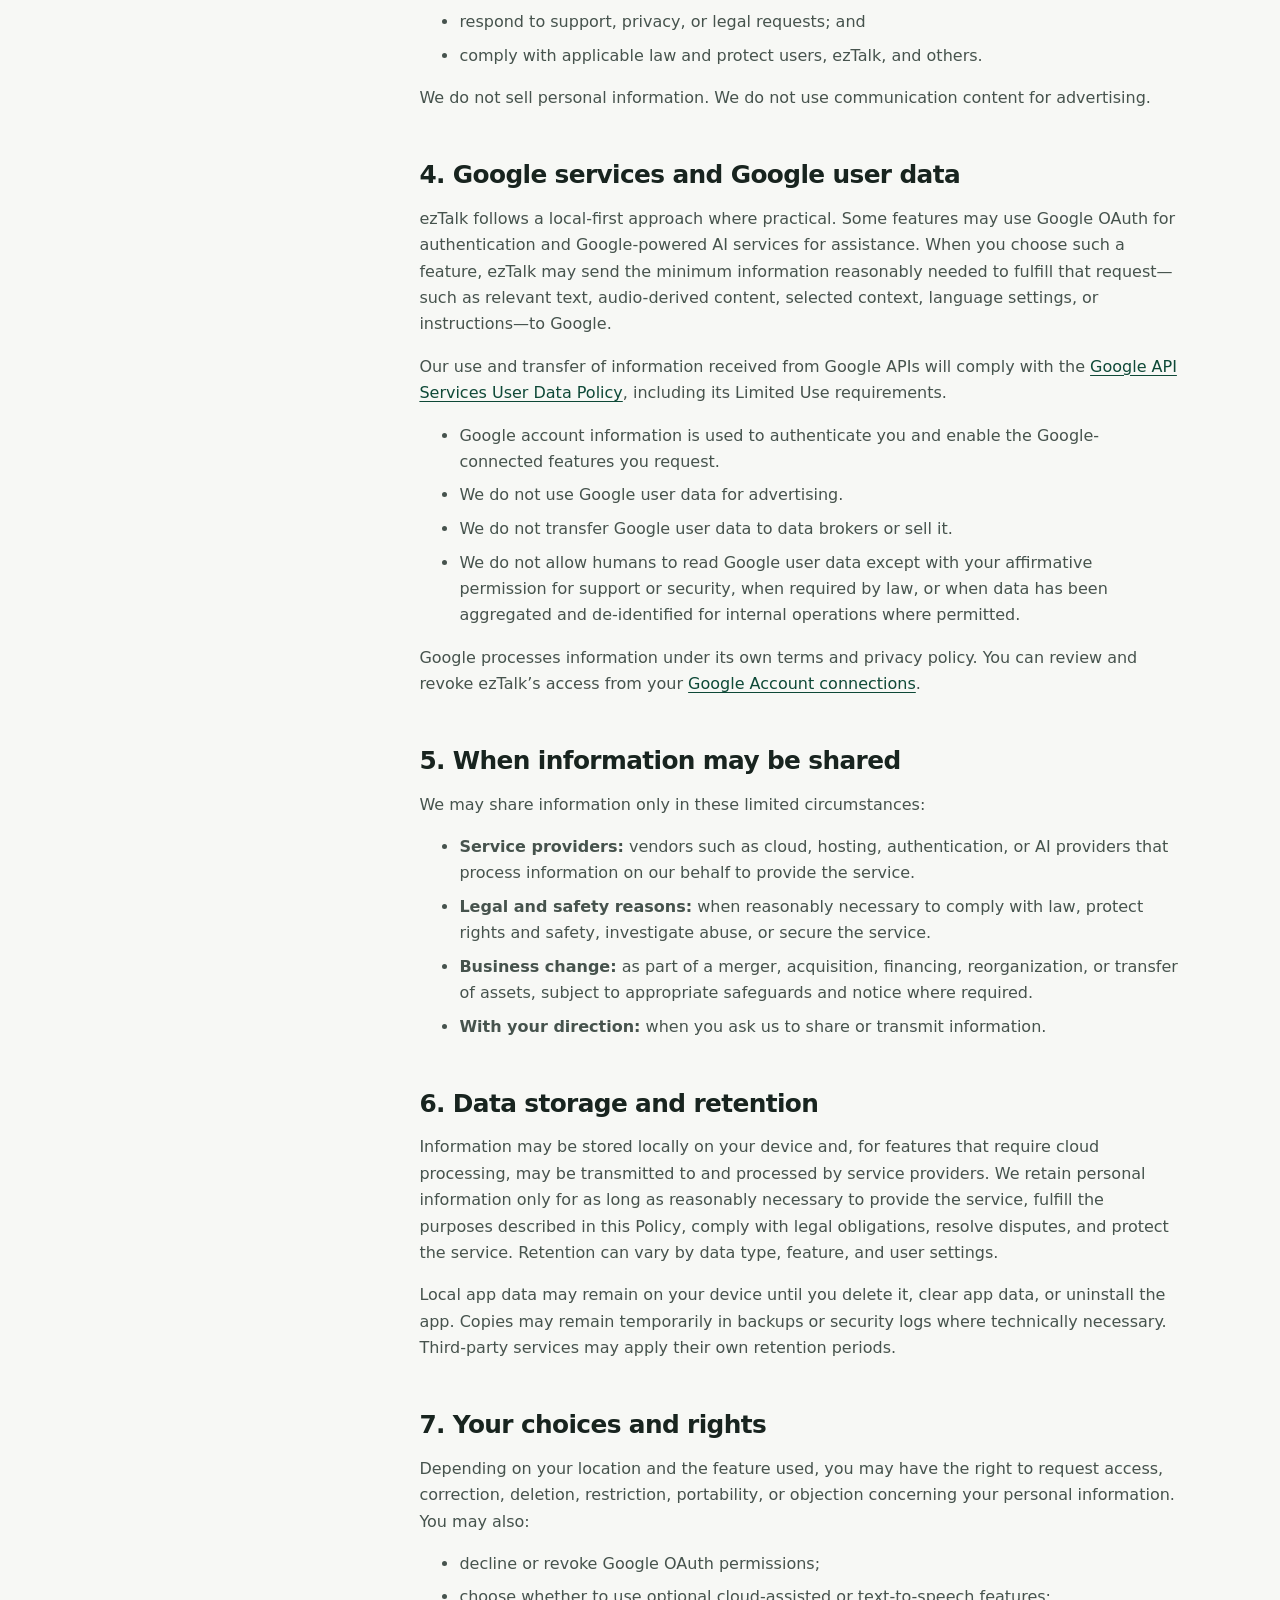
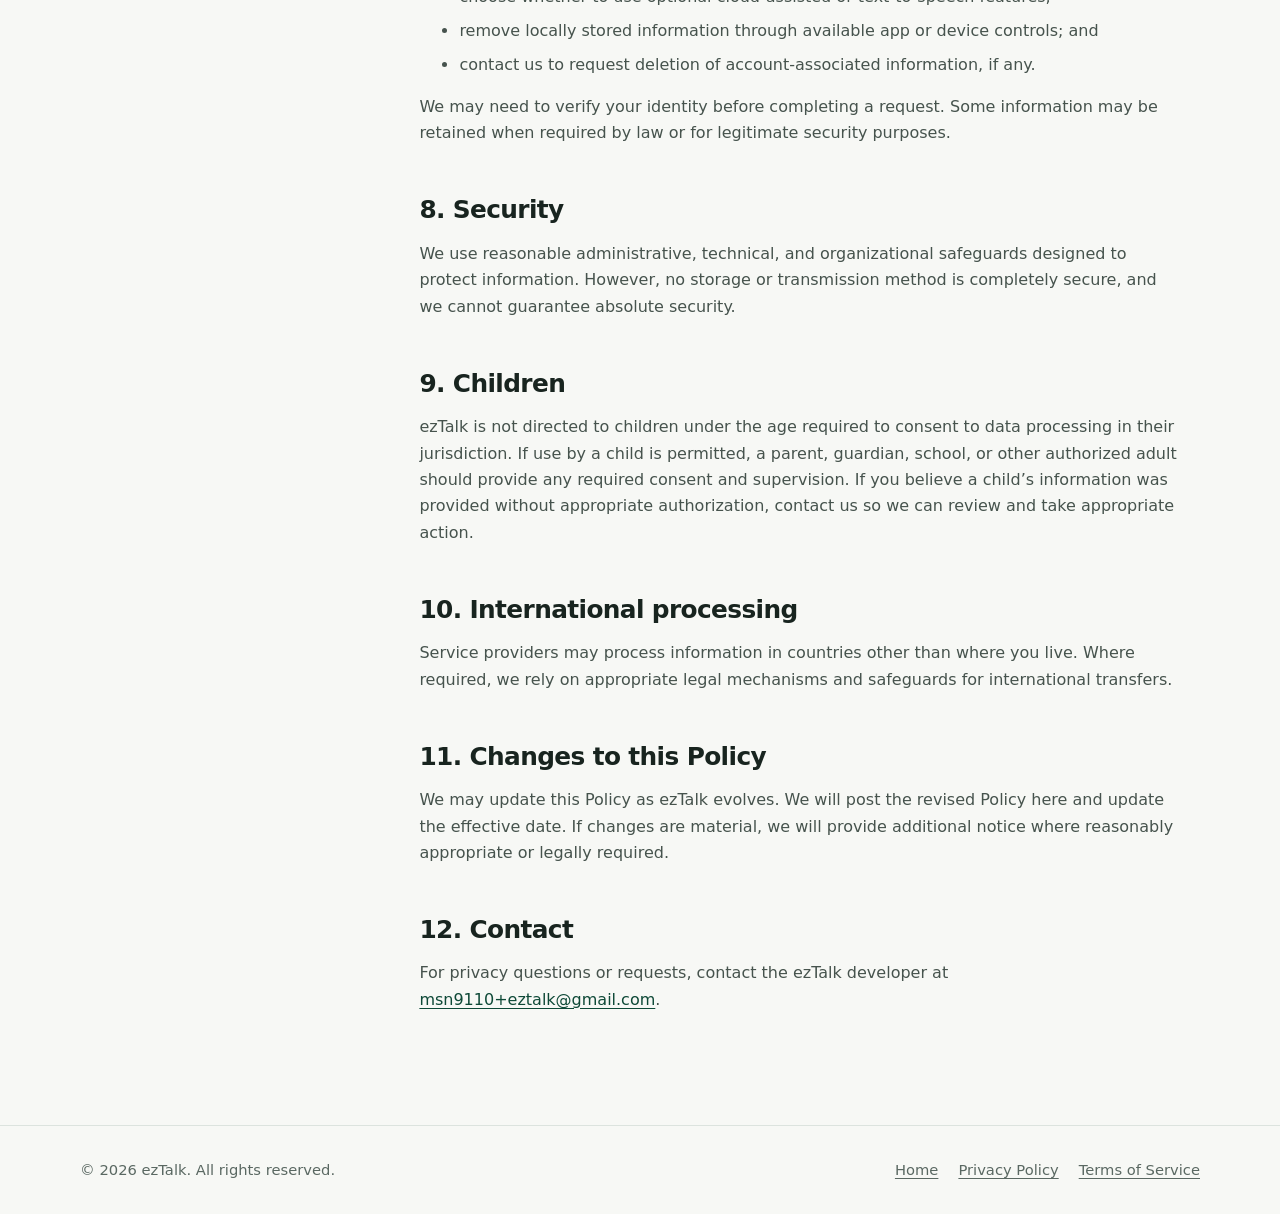
<file: privacy.html>
<!doctype html>
<html lang="en">
<head>
  <meta charset="utf-8">
  <meta name="viewport" content="width=device-width, initial-scale=1">
  <title>Privacy Policy — ezTalk</title>
  <meta name="description" content="Learn how ezTalk collects, uses, shares, retains, and protects information, including data used with Google-powered features.">
  <meta name="theme-color" content="#16624a">
  <meta property="og:title" content="Privacy Policy — ezTalk">
  <meta property="og:description" content="How ezTalk handles information and supports user privacy.">
  <meta property="og:type" content="website">
  <meta property="og:url" content="https://johnnyhng.github.io/eztalk/privacy.html">
  <meta property="og:image" content="https://johnnyhng.github.io/eztalk/assets/social-card.svg">
  <link rel="canonical" href="https://johnnyhng.github.io/eztalk/privacy.html">
  <link rel="icon" href="assets/favicon.svg" type="image/svg+xml">
  <link rel="stylesheet" href="assets/styles.css">
</head>
<body>
  <a class="skip-link" href="#main">Skip to main content</a>
  <header class="site-header"><nav class="nav container" aria-label="Main navigation"><a class="brand" href="index.html"><img src="assets/favicon.svg" alt="">ezTalk</a><div class="nav-links"><a href="index.html">Home</a><a href="privacy.html" aria-current="page">Privacy</a><a href="terms.html">Terms</a></div></nav></header>

  <main id="main" class="legal">
    <div class="container legal-layout">
      <aside class="legal-nav" aria-label="On this page">
        <strong>On this page</strong>
        <a href="#scope">Scope</a><a href="#information">Information</a><a href="#use">How we use it</a><a href="#google">Google services</a><a href="#sharing">Sharing</a><a href="#retention">Retention</a><a href="#choices">Your choices</a><a href="#security">Security</a><a href="#children">Children</a><a href="#changes">Changes</a><a href="#contact">Contact</a>
      </aside>
      <article class="legal-content">
        <p class="eyebrow">Legal</p>
        <h1>Privacy Policy</h1>
        <p class="meta-line"><strong>Effective date:</strong> September 29, 2026</p>
        <p>This Privacy Policy explains how ezTalk (“ezTalk,” “we,” “us,” or “our”) handles information when you use the ezTalk application, related services, or this website. ezTalk is a personalized assistive communication app that may provide personalized speech recognition, context-aware AI correction, intent completion, translation, and optional text-to-speech.</p>

        <h2 id="scope">1. Scope</h2>
        <p>This Policy applies to ezTalk and its related public website. It does not apply to third-party services governed by their own policies. This website is informational: it has no user accounts, does not set cookies, and does not use advertising or analytics scripts in the version published with this Policy. A hosting provider may nevertheless process routine technical logs under its own terms.</p>

        <h2 id="information">2. Information we may process</h2>
        <h3>Information you provide</h3>
        <ul>
          <li><strong>Communication content:</strong> speech, transcripts, typed text, corrections, translation requests, prompts, and context you choose to provide.</li>
          <li><strong>Personalization information:</strong> preferences, vocabulary, communication context, or other settings you choose to save or use.</li>
          <li><strong>Support communications:</strong> information you include when contacting us.</li>
        </ul>
        <h3>Google account information</h3>
        <p>If you choose to sign in with Google, we may receive basic account information authorized through the Google OAuth consent screen, such as your name, email address, profile image, and a Google account identifier. The exact permissions requested are displayed before you grant access. We do not receive your Google password.</p>
        <h3>Technical information</h3>
        <p>The app or its service providers may process limited technical information needed to operate, secure, and troubleshoot the service, such as app version, device or operating-system information, error details, network information, and timestamps. We seek to minimize this information.</p>

        <h2 id="use">3. How we use information</h2>
        <p>We use information only as reasonably necessary to:</p>
        <ul>
          <li>provide the communication feature you request;</li>
          <li>authenticate users and maintain service security;</li>
          <li>apply user-selected personalization and preferences;</li>
          <li>operate, diagnose, and improve reliability;</li>
          <li>respond to support, privacy, or legal requests; and</li>
          <li>comply with applicable law and protect users, ezTalk, and others.</li>
        </ul>
        <p>We do not sell personal information. We do not use communication content for advertising.</p>

        <h2 id="google">4. Google services and Google user data</h2>
        <p>ezTalk follows a local-first approach where practical. Some features may use Google OAuth for authentication and Google-powered AI services for assistance. When you choose such a feature, ezTalk may send the minimum information reasonably needed to fulfill that request—such as relevant text, audio-derived content, selected context, language settings, or instructions—to Google.</p>
        <p>Our use and transfer of information received from Google APIs will comply with the <a href="https://developers.google.com/terms/api-services-user-data-policy">Google API Services User Data Policy</a>, including its Limited Use requirements.</p>
        <ul>
          <li>Google account information is used to authenticate you and enable the Google-connected features you request.</li>
          <li>We do not use Google user data for advertising.</li>
          <li>We do not transfer Google user data to data brokers or sell it.</li>
          <li>We do not allow humans to read Google user data except with your affirmative permission for support or security, when required by law, or when data has been aggregated and de-identified for internal operations where permitted.</li>
        </ul>
        <p>Google processes information under its own terms and privacy policy. You can review and revoke ezTalk’s access from your <a href="https://myaccount.google.com/connections">Google Account connections</a>.</p>

        <h2 id="sharing">5. When information may be shared</h2>
        <p>We may share information only in these limited circumstances:</p>
        <ul>
          <li><strong>Service providers:</strong> vendors such as cloud, hosting, authentication, or AI providers that process information on our behalf to provide the service.</li>
          <li><strong>Legal and safety reasons:</strong> when reasonably necessary to comply with law, protect rights and safety, investigate abuse, or secure the service.</li>
          <li><strong>Business change:</strong> as part of a merger, acquisition, financing, reorganization, or transfer of assets, subject to appropriate safeguards and notice where required.</li>
          <li><strong>With your direction:</strong> when you ask us to share or transmit information.</li>
        </ul>

        <h2 id="retention">6. Data storage and retention</h2>
        <p>Information may be stored locally on your device and, for features that require cloud processing, may be transmitted to and processed by service providers. We retain personal information only for as long as reasonably necessary to provide the service, fulfill the purposes described in this Policy, comply with legal obligations, resolve disputes, and protect the service. Retention can vary by data type, feature, and user settings.</p>
        <p>Local app data may remain on your device until you delete it, clear app data, or uninstall the app. Copies may remain temporarily in backups or security logs where technically necessary. Third-party services may apply their own retention periods.</p>

        <h2 id="choices">7. Your choices and rights</h2>
        <p>Depending on your location and the feature used, you may have the right to request access, correction, deletion, restriction, portability, or objection concerning your personal information. You may also:</p>
        <ul>
          <li>decline or revoke Google OAuth permissions;</li>
          <li>choose whether to use optional cloud-assisted or text-to-speech features;</li>
          <li>remove locally stored information through available app or device controls; and</li>
          <li>contact us to request deletion of account-associated information, if any.</li>
        </ul>
        <p>We may need to verify your identity before completing a request. Some information may be retained when required by law or for legitimate security purposes.</p>

        <h2 id="security">8. Security</h2>
        <p>We use reasonable administrative, technical, and organizational safeguards designed to protect information. However, no storage or transmission method is completely secure, and we cannot guarantee absolute security.</p>

        <h2 id="children">9. Children</h2>
        <p>ezTalk is not directed to children under the age required to consent to data processing in their jurisdiction. If use by a child is permitted, a parent, guardian, school, or other authorized adult should provide any required consent and supervision. If you believe a child’s information was provided without appropriate authorization, contact us so we can review and take appropriate action.</p>

        <h2 id="international">10. International processing</h2>
        <p>Service providers may process information in countries other than where you live. Where required, we rely on appropriate legal mechanisms and safeguards for international transfers.</p>

        <h2 id="changes">11. Changes to this Policy</h2>
        <p>We may update this Policy as ezTalk evolves. We will post the revised Policy here and update the effective date. If changes are material, we will provide additional notice where reasonably appropriate or legally required.</p>

        <h2 id="contact">12. Contact</h2>
        <p>For privacy questions or requests, contact the ezTalk developer at <a href="mailto:msn9110+eztalk@gmail.com">msn9110+eztalk@gmail.com</a>.</p>
      </article>
    </div>
  </main>

  <footer class="site-footer"><div class="container footer-grid"><span>© 2026 ezTalk. All rights reserved.</span><div class="footer-links"><a href="index.html">Home</a><a href="privacy.html">Privacy Policy</a><a href="terms.html">Terms of Service</a></div></div></footer>
</body>
</html>
</file>
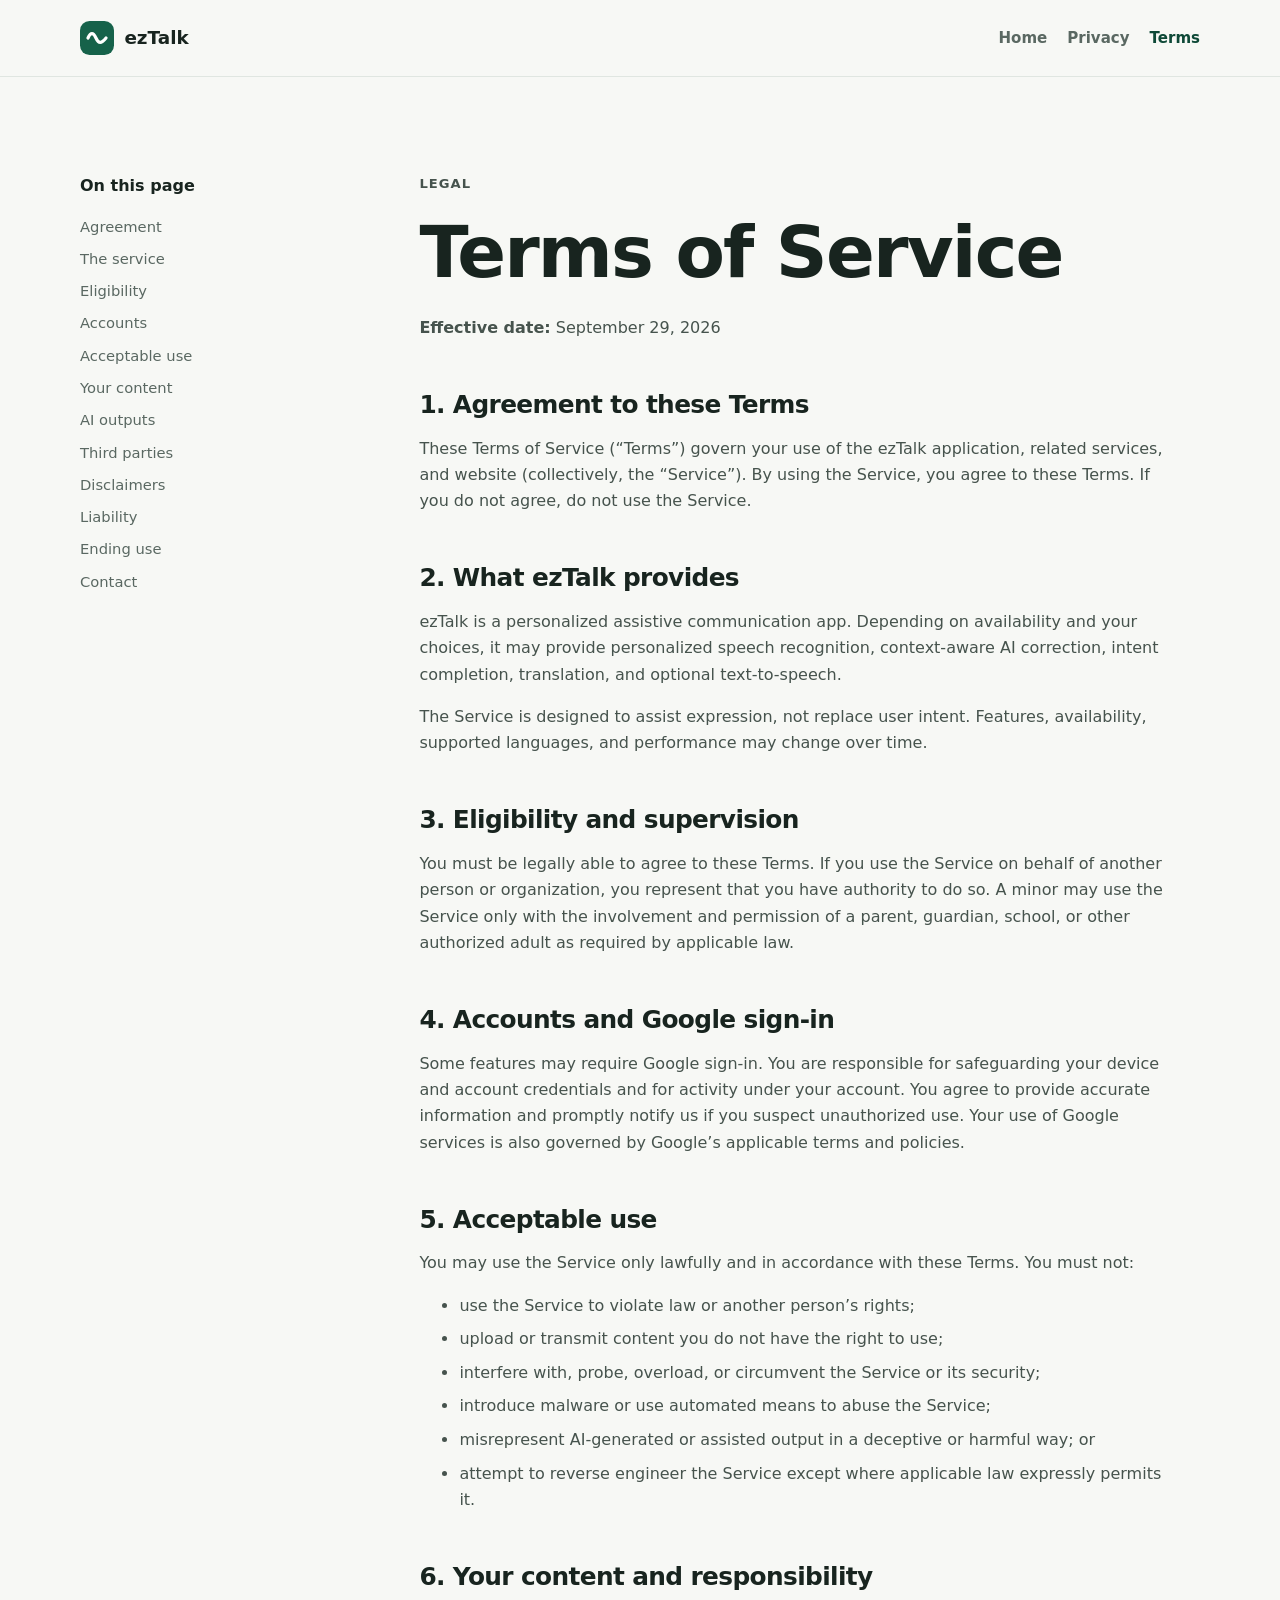
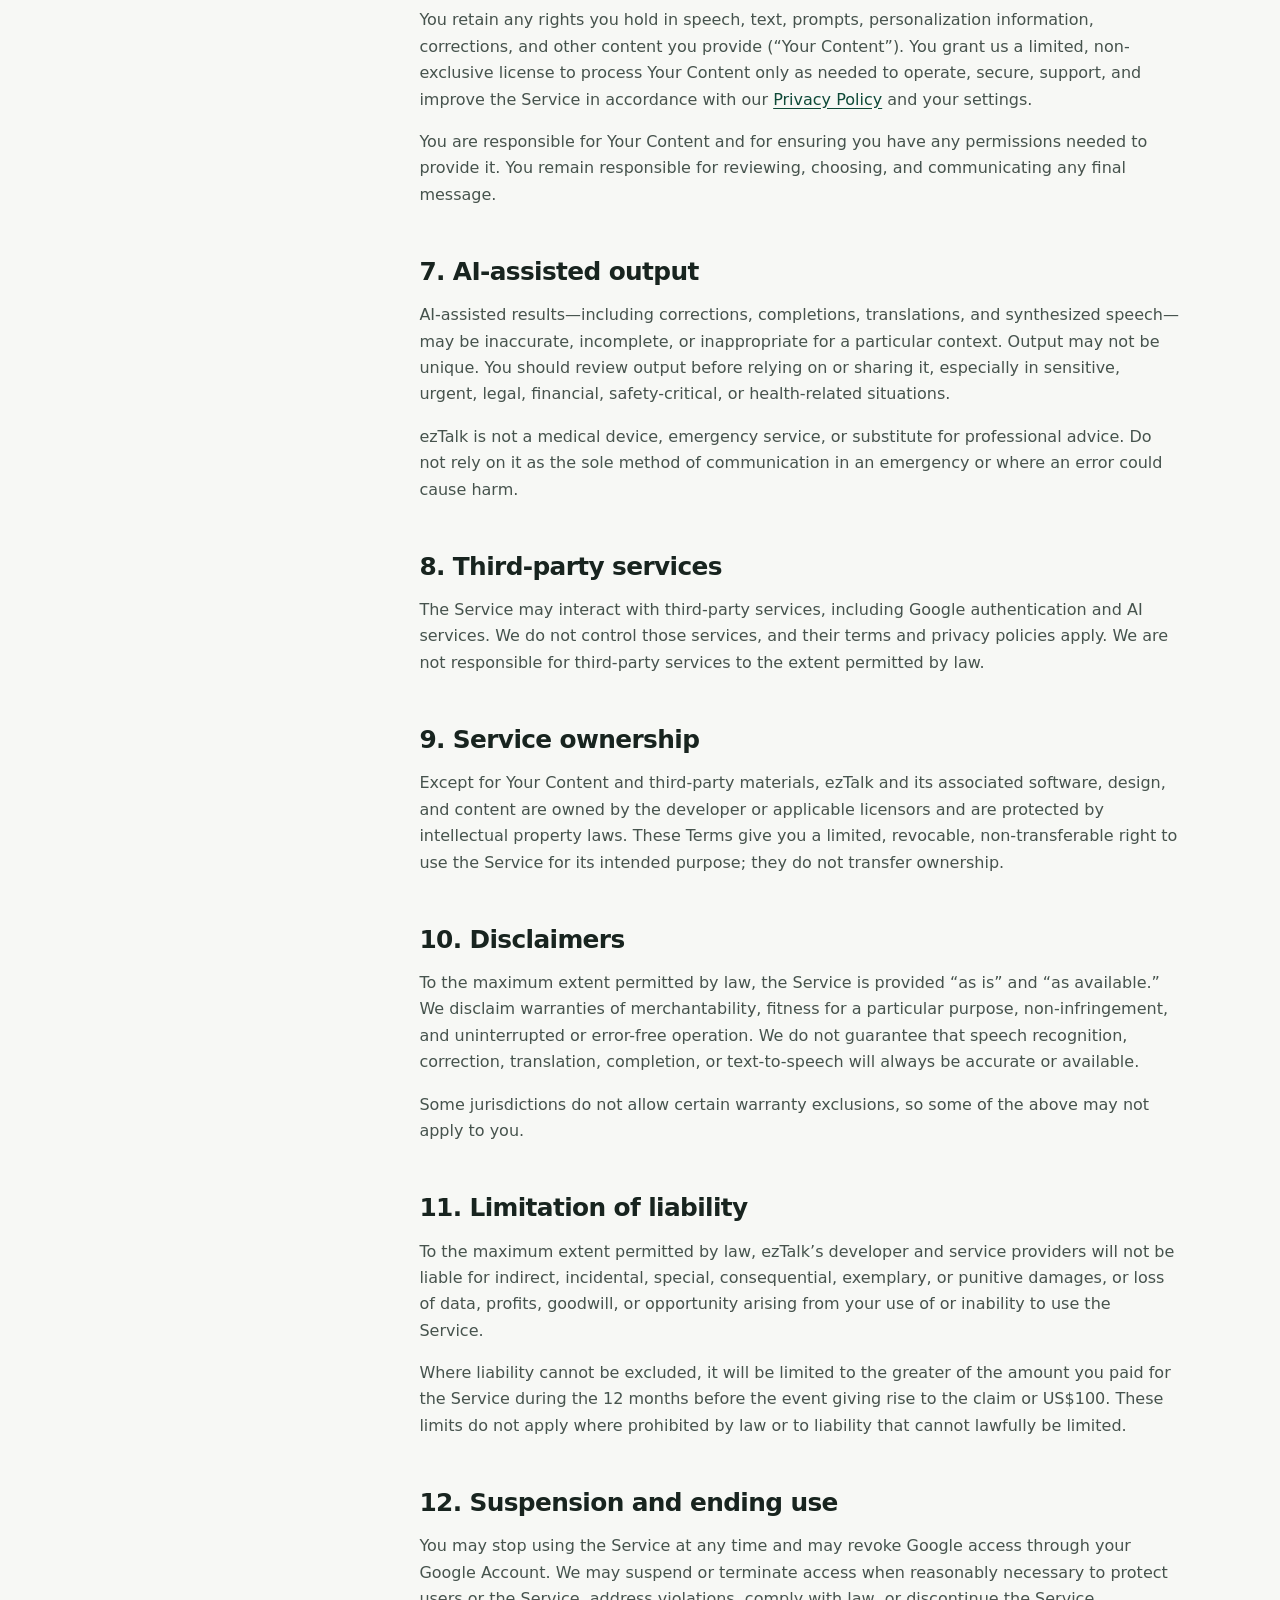
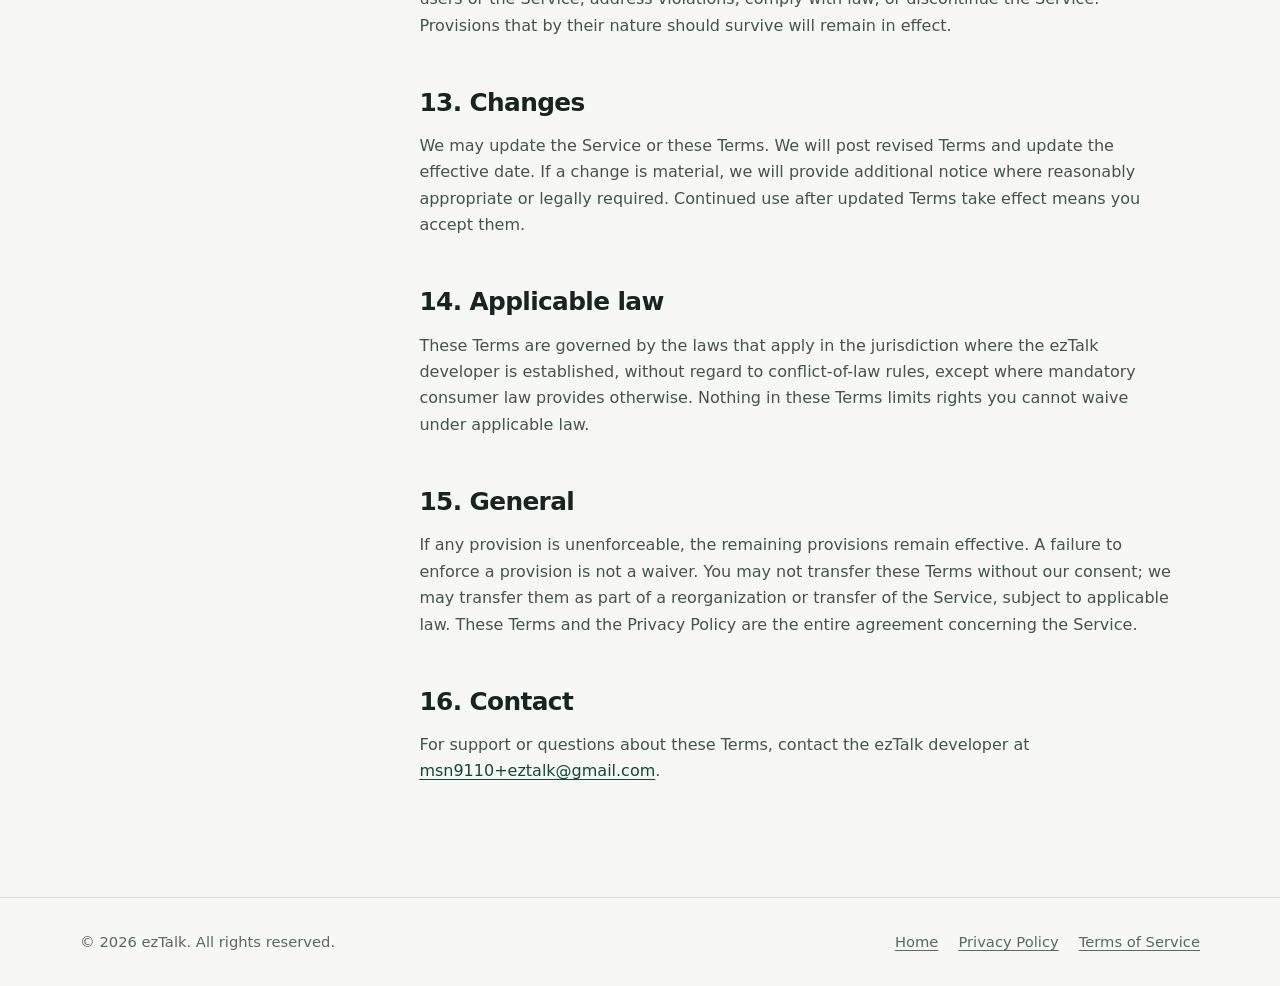
<file: terms.html>
<!doctype html>
<html lang="en">
<head>
  <meta charset="utf-8">
  <meta name="viewport" content="width=device-width, initial-scale=1">
  <title>Terms of Service — ezTalk</title>
  <meta name="description" content="Terms governing use of the ezTalk assistive communication app and related services.">
  <meta name="theme-color" content="#16624a">
  <meta property="og:title" content="Terms of Service — ezTalk">
  <meta property="og:description" content="Terms governing use of ezTalk and related services.">
  <meta property="og:type" content="website">
  <meta property="og:url" content="https://johnnyhng.github.io/eztalk/terms.html">
  <meta property="og:image" content="https://johnnyhng.github.io/eztalk/assets/social-card.svg">
  <link rel="canonical" href="https://johnnyhng.github.io/eztalk/terms.html">
  <link rel="icon" href="assets/favicon.svg" type="image/svg+xml">
  <link rel="stylesheet" href="assets/styles.css">
</head>
<body>
  <a class="skip-link" href="#main">Skip to main content</a>
  <header class="site-header"><nav class="nav container" aria-label="Main navigation"><a class="brand" href="index.html"><img src="assets/favicon.svg" alt="">ezTalk</a><div class="nav-links"><a href="index.html">Home</a><a href="privacy.html">Privacy</a><a href="terms.html" aria-current="page">Terms</a></div></nav></header>

  <main id="main" class="legal">
    <div class="container legal-layout">
      <aside class="legal-nav" aria-label="On this page">
        <strong>On this page</strong>
        <a href="#agreement">Agreement</a><a href="#service">The service</a><a href="#eligibility">Eligibility</a><a href="#accounts">Accounts</a><a href="#use">Acceptable use</a><a href="#content">Your content</a><a href="#ai">AI outputs</a><a href="#third-party">Third parties</a><a href="#disclaimers">Disclaimers</a><a href="#liability">Liability</a><a href="#ending">Ending use</a><a href="#contact">Contact</a>
      </aside>
      <article class="legal-content">
        <p class="eyebrow">Legal</p>
        <h1>Terms of Service</h1>
        <p class="meta-line"><strong>Effective date:</strong> September 29, 2026</p>

        <h2 id="agreement">1. Agreement to these Terms</h2>
        <p>These Terms of Service (“Terms”) govern your use of the ezTalk application, related services, and website (collectively, the “Service”). By using the Service, you agree to these Terms. If you do not agree, do not use the Service.</p>

        <h2 id="service">2. What ezTalk provides</h2>
        <p>ezTalk is a personalized assistive communication app. Depending on availability and your choices, it may provide personalized speech recognition, context-aware AI correction, intent completion, translation, and optional text-to-speech.</p>
        <p>The Service is designed to assist expression, not replace user intent. Features, availability, supported languages, and performance may change over time.</p>

        <h2 id="eligibility">3. Eligibility and supervision</h2>
        <p>You must be legally able to agree to these Terms. If you use the Service on behalf of another person or organization, you represent that you have authority to do so. A minor may use the Service only with the involvement and permission of a parent, guardian, school, or other authorized adult as required by applicable law.</p>

        <h2 id="accounts">4. Accounts and Google sign-in</h2>
        <p>Some features may require Google sign-in. You are responsible for safeguarding your device and account credentials and for activity under your account. You agree to provide accurate information and promptly notify us if you suspect unauthorized use. Your use of Google services is also governed by Google’s applicable terms and policies.</p>

        <h2 id="use">5. Acceptable use</h2>
        <p>You may use the Service only lawfully and in accordance with these Terms. You must not:</p>
        <ul>
          <li>use the Service to violate law or another person’s rights;</li>
          <li>upload or transmit content you do not have the right to use;</li>
          <li>interfere with, probe, overload, or circumvent the Service or its security;</li>
          <li>introduce malware or use automated means to abuse the Service;</li>
          <li>misrepresent AI-generated or assisted output in a deceptive or harmful way; or</li>
          <li>attempt to reverse engineer the Service except where applicable law expressly permits it.</li>
        </ul>

        <h2 id="content">6. Your content and responsibility</h2>
        <p>You retain any rights you hold in speech, text, prompts, personalization information, corrections, and other content you provide (“Your Content”). You grant us a limited, non-exclusive license to process Your Content only as needed to operate, secure, support, and improve the Service in accordance with our <a href="privacy.html">Privacy Policy</a> and your settings.</p>
        <p>You are responsible for Your Content and for ensuring you have any permissions needed to provide it. You remain responsible for reviewing, choosing, and communicating any final message.</p>

        <h2 id="ai">7. AI-assisted output</h2>
        <p>AI-assisted results—including corrections, completions, translations, and synthesized speech—may be inaccurate, incomplete, or inappropriate for a particular context. Output may not be unique. You should review output before relying on or sharing it, especially in sensitive, urgent, legal, financial, safety-critical, or health-related situations.</p>
        <p>ezTalk is not a medical device, emergency service, or substitute for professional advice. Do not rely on it as the sole method of communication in an emergency or where an error could cause harm.</p>

        <h2 id="third-party">8. Third-party services</h2>
        <p>The Service may interact with third-party services, including Google authentication and AI services. We do not control those services, and their terms and privacy policies apply. We are not responsible for third-party services to the extent permitted by law.</p>

        <h2 id="ownership">9. Service ownership</h2>
        <p>Except for Your Content and third-party materials, ezTalk and its associated software, design, and content are owned by the developer or applicable licensors and are protected by intellectual property laws. These Terms give you a limited, revocable, non-transferable right to use the Service for its intended purpose; they do not transfer ownership.</p>

        <h2 id="disclaimers">10. Disclaimers</h2>
        <p>To the maximum extent permitted by law, the Service is provided “as is” and “as available.” We disclaim warranties of merchantability, fitness for a particular purpose, non-infringement, and uninterrupted or error-free operation. We do not guarantee that speech recognition, correction, translation, completion, or text-to-speech will always be accurate or available.</p>
        <p>Some jurisdictions do not allow certain warranty exclusions, so some of the above may not apply to you.</p>

        <h2 id="liability">11. Limitation of liability</h2>
        <p>To the maximum extent permitted by law, ezTalk’s developer and service providers will not be liable for indirect, incidental, special, consequential, exemplary, or punitive damages, or loss of data, profits, goodwill, or opportunity arising from your use of or inability to use the Service.</p>
        <p>Where liability cannot be excluded, it will be limited to the greater of the amount you paid for the Service during the 12 months before the event giving rise to the claim or US$100. These limits do not apply where prohibited by law or to liability that cannot lawfully be limited.</p>

        <h2 id="ending">12. Suspension and ending use</h2>
        <p>You may stop using the Service at any time and may revoke Google access through your Google Account. We may suspend or terminate access when reasonably necessary to protect users or the Service, address violations, comply with law, or discontinue the Service. Provisions that by their nature should survive will remain in effect.</p>

        <h2 id="changes">13. Changes</h2>
        <p>We may update the Service or these Terms. We will post revised Terms and update the effective date. If a change is material, we will provide additional notice where reasonably appropriate or legally required. Continued use after updated Terms take effect means you accept them.</p>

        <h2 id="law">14. Applicable law</h2>
        <p>These Terms are governed by the laws that apply in the jurisdiction where the ezTalk developer is established, without regard to conflict-of-law rules, except where mandatory consumer law provides otherwise. Nothing in these Terms limits rights you cannot waive under applicable law.</p>

        <h2 id="general">15. General</h2>
        <p>If any provision is unenforceable, the remaining provisions remain effective. A failure to enforce a provision is not a waiver. You may not transfer these Terms without our consent; we may transfer them as part of a reorganization or transfer of the Service, subject to applicable law. These Terms and the Privacy Policy are the entire agreement concerning the Service.</p>

        <h2 id="contact">16. Contact</h2>
        <p>For support or questions about these Terms, contact the ezTalk developer at <a href="mailto:msn9110+eztalk@gmail.com">msn9110+eztalk@gmail.com</a>.</p>
      </article>
    </div>
  </main>

  <footer class="site-footer"><div class="container footer-grid"><span>© 2026 ezTalk. All rights reserved.</span><div class="footer-links"><a href="index.html">Home</a><a href="privacy.html">Privacy Policy</a><a href="terms.html">Terms of Service</a></div></div></footer>
</body>
</html>
</file>
<file: assets/site.css>
:root {
  --paper: #f5f3ed;
  --surface: #ffffff;
  --ink: #202e2b;
  --muted: #5a6862;
  --accent: #176451;
  --line: #d5d9cf;
  --tint: #e7eee9;
  --serif: Georgia, "Times New Roman", serif;
  --sans: Inter, ui-sans-serif, system-ui, -apple-system, BlinkMacSystemFont, "Segoe UI", sans-serif;
}

* { box-sizing: border-box; }
html { scroll-behavior: smooth; }
body { margin: 0; background: var(--paper); color: var(--ink); font: 16px/1.65 var(--sans); -webkit-font-smoothing: antialiased; }
a { color: inherit; text-underline-offset: 5px; }
a:hover { color: var(--accent); }
a:focus-visible { outline: 3px solid var(--accent); outline-offset: 5px; border-radius: 3px; }
.container { width: min(1080px, calc(100% - 48px)); margin-inline: auto; }
.skip-link { position: fixed; top: 12px; left: 12px; z-index: 20; padding: .65rem .9rem; transform: translateY(-180%); background: var(--ink); color: white; border-radius: 6px; }
.skip-link:focus { transform: translateY(0); }
.site-header { min-height: 92px; display: flex; align-items: center; justify-content: space-between; gap: 2rem; border-bottom: 1px solid var(--line); }
.identity { font-size: 1.2rem; font-weight: 780; letter-spacing: -.03em; text-decoration: none; }
.identity span { color: var(--accent); }
nav { display: flex; gap: 1.5rem; font-size: .85rem; font-weight: 650; }
nav a { text-decoration: none; }
.hero { padding: clamp(4.5rem, 10vw, 8rem) 0 clamp(4rem, 8vw, 6.5rem); }
.eyebrow, .card-label { margin: 0; color: var(--accent); font-size: .7rem; font-weight: 750; letter-spacing: .13em; text-transform: uppercase; }
h1, h2, h3, p { margin-top: 0; }
h1 { max-width: 12ch; margin-bottom: 1.5rem; font: 400 clamp(3.2rem, 8vw, 6.4rem)/.98 var(--serif); letter-spacing: -.055em; }
.lede { max-width: 670px; margin-bottom: 0; color: var(--muted); font-size: clamp(1.05rem, 2vw, 1.3rem); }
.section { padding: clamp(3.5rem, 8vw, 6rem) 0; border-top: 1px solid var(--line); }
.section-heading { display: grid; grid-template-columns: 80px 1fr; align-items: start; margin-bottom: 2rem; }
.section-index { margin: .15rem 0 0; color: var(--accent); font: italic 1rem var(--serif); }
h2 { margin: .35rem 0 0; font: 400 clamp(2rem, 4vw, 3rem)/1.1 var(--serif); letter-spacing: -.035em; }
.feature-card { position: relative; display: grid; grid-template-columns: minmax(0, 1fr) minmax(180px, .36fr); gap: 2rem; padding: clamp(1.5rem, 4vw, 2.6rem); border: 1px solid var(--line); border-radius: 20px; background: var(--surface); color: inherit; text-decoration: none; box-shadow: 0 18px 45px rgba(32, 46, 43, .06); transition: transform .18s ease, border-color .18s ease; }
.feature-card:hover { color: inherit; transform: translateY(-3px); border-color: #88aa9d; }
.work-card { background: var(--tint); }
.feature-card h3 { max-width: 720px; margin: .6rem 0 .8rem; font: 400 clamp(1.7rem, 4vw, 2.7rem)/1.12 var(--serif); letter-spacing: -.035em; }
.feature-card p:not(.card-label) { max-width: 680px; margin-bottom: 0; color: var(--muted); }
.card-meta { align-self: end; display: flex; flex-wrap: wrap; gap: .5rem; padding-right: 2rem; }
.card-meta span { padding: .35rem .55rem; border: 1px solid rgba(23, 100, 81, .25); border-radius: 999px; color: var(--accent); font-size: .72rem; }
.card-arrow { position: absolute; top: 1.4rem; right: 1.5rem; color: var(--accent); font-size: 1.4rem; }
.section-note { margin: 1.25rem 0 0; text-align: right; font-size: .83rem; }
.site-footer { display: flex; justify-content: space-between; gap: 2rem; padding: 2rem 0; border-top: 1px solid var(--line); color: var(--muted); font-size: .76rem; }
.site-footer p { margin: 0; }
.work-hero { padding-bottom: 4rem; }
.work-hero h1 { max-width: 14ch; }
.work-list { padding-bottom: 6rem; }
.back-link { display: inline-block; margin-bottom: 1.5rem; color: var(--accent); font-size: .8rem; font-weight: 650; text-decoration: none; }
.context-note { max-width: 720px; margin-top: 1.5rem; padding: 1rem 1.15rem; border-left: 2px solid var(--accent); color: var(--muted); font-size: .88rem; }

@media (max-width: 680px) {
  .container { width: min(100% - 32px, 1080px); }
  .site-header { min-height: 78px; }
  nav { gap: .9rem; font-size: .75rem; }
  .hero { padding-top: 4rem; }
  .section-heading { grid-template-columns: 42px 1fr; }
  .feature-card { grid-template-columns: 1fr; gap: 1.5rem; }
  .card-meta { padding-right: 0; }
  .site-footer { flex-direction: column; gap: .5rem; }
}

@media (prefers-reduced-motion: reduce) {
  html { scroll-behavior: auto; }
  .feature-card { transition: none; }
}
</file>
<file: eztalk/assets/styles.css>
:root {
  --bg: #f7f8f5;
  --surface: #ffffff;
  --ink: #18241f;
  --muted: #5a6862;
  --line: #dce3de;
  --brand: #16624a;
  --brand-dark: #0e4937;
  --accent: #dff3e9;
  --warning-bg: #fff8dc;
  --warning-border: #e2bd43;
  --shadow: 0 18px 50px rgba(22, 52, 41, 0.08);
  --radius: 20px;
  --max: 1120px;
}

* { box-sizing: border-box; }

html { scroll-behavior: smooth; }

body {
  margin: 0;
  background: var(--bg);
  color: var(--ink);
  font-family: Inter, ui-sans-serif, system-ui, -apple-system, BlinkMacSystemFont, "Segoe UI", sans-serif;
  font-size: 1rem;
  line-height: 1.65;
  text-rendering: optimizeLegibility;
}

a { color: var(--brand-dark); text-underline-offset: 0.2em; }
a:hover { color: var(--brand); }
a:focus-visible, button:focus-visible {
  outline: 3px solid #e0a900;
  outline-offset: 3px;
  border-radius: 4px;
}

.skip-link {
  position: fixed;
  top: 0.75rem;
  left: 0.75rem;
  z-index: 100;
  padding: 0.7rem 1rem;
  transform: translateY(-160%);
  background: var(--ink);
  color: #fff;
  border-radius: 8px;
}
.skip-link:focus { transform: translateY(0); }

.container { width: min(calc(100% - 2rem), var(--max)); margin-inline: auto; }

.site-header {
  position: sticky;
  top: 0;
  z-index: 20;
  border-bottom: 1px solid rgba(220, 227, 222, 0.85);
  background: rgba(247, 248, 245, 0.92);
  backdrop-filter: blur(14px);
}
.nav { min-height: 76px; display: flex; align-items: center; justify-content: space-between; gap: 1.5rem; }
.brand { display: inline-flex; align-items: center; gap: 0.65rem; color: var(--ink); font-weight: 760; font-size: 1.15rem; text-decoration: none; }
.brand img { width: 34px; height: 34px; }
.nav-links { display: flex; flex-wrap: wrap; align-items: center; justify-content: flex-end; gap: 0.25rem 1.25rem; }
.nav-links a { color: var(--muted); font-size: 0.94rem; font-weight: 650; text-decoration: none; }
.nav-links a[aria-current="page"] { color: var(--brand-dark); }

main { display: block; }
.hero { padding: clamp(4rem, 10vw, 8rem) 0 clamp(3.5rem, 8vw, 6rem); overflow: hidden; }
.hero-grid { display: grid; grid-template-columns: minmax(0, 1.15fr) minmax(280px, 0.85fr); align-items: center; gap: clamp(2.5rem, 7vw, 6rem); }
.eyebrow { margin: 0 0 1rem; color: var(--brand); font-weight: 760; letter-spacing: 0.08em; text-transform: uppercase; font-size: 0.82rem; }
h1, h2, h3 { margin-top: 0; line-height: 1.15; letter-spacing: -0.025em; }
h1 { margin-bottom: 1.35rem; font-size: clamp(2.75rem, 7vw, 5.7rem); max-width: 11ch; }
h2 { margin-bottom: 1rem; font-size: clamp(1.8rem, 4vw, 2.8rem); }
h3 { margin-bottom: 0.55rem; font-size: 1.15rem; }
.lede { max-width: 660px; margin: 0; color: var(--muted); font-size: clamp(1.08rem, 2vw, 1.28rem); }
.hero-note { margin-top: 1.6rem; padding-left: 1rem; border-left: 3px solid var(--brand); color: var(--muted); max-width: 620px; }
.hero-mark { position: relative; aspect-ratio: 1; display: grid; place-items: center; }
.orb { width: 76%; aspect-ratio: 1; border-radius: 45% 55% 60% 40% / 45% 42% 58% 55%; background: linear-gradient(145deg, #ccebdd, #eff9f4); box-shadow: var(--shadow); animation: breathe 8s ease-in-out infinite; }
.wave { position: absolute; width: 68%; height: auto; }
@keyframes breathe { 50% { transform: scale(1.035) rotate(2deg); } }
@media (prefers-reduced-motion: reduce) { html { scroll-behavior: auto; } .orb { animation: none; } }

.section { padding: clamp(3.5rem, 8vw, 6.5rem) 0; }
.section-alt { background: var(--surface); border-block: 1px solid var(--line); }
.section-head { max-width: 700px; margin-bottom: 2rem; }
.section-head p { color: var(--muted); }
.cards { display: grid; grid-template-columns: repeat(3, 1fr); gap: 1rem; }
.card { padding: 1.5rem; border: 1px solid var(--line); border-radius: var(--radius); background: var(--surface); box-shadow: 0 8px 24px rgba(22, 52, 41, 0.04); }
.card p { margin-bottom: 0; color: var(--muted); }
.icon { width: 42px; height: 42px; display: grid; place-items: center; margin-bottom: 1.25rem; border-radius: 12px; background: var(--accent); color: var(--brand-dark); font-weight: 800; }

.principle { display: grid; grid-template-columns: 0.75fr 1.25fr; gap: clamp(2rem, 7vw, 7rem); align-items: start; }
.principle blockquote { margin: 0; font-size: clamp(1.6rem, 4vw, 2.75rem); line-height: 1.25; font-weight: 730; letter-spacing: -0.025em; }
.principle-copy p { margin-top: 0; color: var(--muted); }
.check-list { list-style: none; padding: 0; margin: 1.5rem 0 0; }
.check-list li { position: relative; padding: 0.65rem 0 0.65rem 2rem; border-top: 1px solid var(--line); }
.check-list li::before { content: "✓"; position: absolute; left: 0.15rem; color: var(--brand); font-weight: 800; }

.data-flow { display: grid; grid-template-columns: 1fr auto 1fr auto 1fr; align-items: stretch; gap: 0.75rem; }
.flow-step { padding: 1.35rem; border: 1px solid var(--line); border-radius: 16px; background: var(--surface); }
.flow-step strong { display: block; margin-bottom: 0.35rem; }
.flow-step span { color: var(--muted); font-size: 0.94rem; }
.arrow { align-self: center; color: var(--brand); font-weight: 800; }

.cta { padding: 2rem; border-radius: var(--radius); background: var(--brand-dark); color: #fff; display: flex; align-items: center; justify-content: space-between; gap: 2rem; }
.cta h2 { margin-bottom: 0.5rem; }
.cta p { margin: 0; color: #cfe3dc; }
.button { display: inline-block; flex: 0 0 auto; padding: 0.75rem 1rem; border-radius: 10px; background: #fff; color: var(--brand-dark); font-weight: 750; text-decoration: none; }

.legal { padding: clamp(3rem, 8vw, 6rem) 0; }
.legal-layout { display: grid; grid-template-columns: minmax(180px, 0.32fr) minmax(0, 1fr); gap: clamp(2rem, 7vw, 6rem); align-items: start; }
.legal-nav { position: sticky; top: 105px; }
.legal-nav strong { display: block; margin-bottom: 0.7rem; }
.legal-nav a { display: block; padding: 0.25rem 0; color: var(--muted); font-size: 0.92rem; text-decoration: none; }
.legal-content { max-width: 760px; }
.legal-content h1 { max-width: none; font-size: clamp(2.4rem, 6vw, 4.5rem); }
.legal-content h2 { margin-top: 2.6rem; padding-top: 0.5rem; font-size: 1.55rem; }
.legal-content h3 { margin-top: 1.8rem; }
.legal-content p, .legal-content li { color: #46534d; }
.legal-content li + li { margin-top: 0.45rem; }
.meta-line { margin-bottom: 2rem; color: var(--muted); }
.notice { margin: 1.75rem 0; padding: 1rem 1.15rem; border: 1px solid var(--warning-border); border-radius: 12px; background: var(--warning-bg); }
.notice strong { display: block; color: #624d00; }
code { padding: 0.1em 0.35em; border-radius: 5px; background: #edf0ed; color: #263b32; }

.site-footer { border-top: 1px solid var(--line); padding: 2rem 0; color: var(--muted); font-size: 0.92rem; }
.footer-grid { display: flex; align-items: center; justify-content: space-between; gap: 1rem 2rem; }
.footer-links { display: flex; flex-wrap: wrap; gap: 0.6rem 1.25rem; }
.footer-links a { color: var(--muted); }

@media (max-width: 800px) {
  .hero-grid, .principle, .legal-layout { grid-template-columns: 1fr; }
  .hero-mark { max-width: 420px; margin-inline: auto; }
  .cards { grid-template-columns: 1fr; }
  .legal-nav { position: static; padding-bottom: 1rem; border-bottom: 1px solid var(--line); }
  .legal-nav a { display: inline-block; margin-right: 1rem; }
}

@media (max-width: 620px) {
  .site-header { position: static; }
  .nav { min-height: 0; padding-block: 1rem; align-items: flex-start; }
  .nav-links { display: grid; gap: 0.35rem; }
  .hero { padding-top: 3rem; }
  .data-flow { grid-template-columns: 1fr; }
  .arrow { transform: rotate(90deg); justify-self: center; }
  .cta, .footer-grid { align-items: flex-start; flex-direction: column; }
}
</file>
<file: work/eztalk/styles.css>
:root {
  color-scheme:light;
  --paper:#f5f3ed;
  --ink:#202e2b;
  --muted:#52615c;
  --accent:#176451;
  --line:#d5d9cf;
  --tint:#e9ede4;
  --serif:Georgia,'Times New Roman',serif;
  --sans:Inter,ui-sans-serif,system-ui,-apple-system,BlinkMacSystemFont,'Segoe UI',sans-serif;
}
* {
  box-sizing:border-box;
}
html {
  scroll-behavior:smooth;
  scroll-padding-top:2rem;
}
body {
  margin:0;
  background:var(--paper);
  color:var(--ink);
  font-family:var(--sans);
  font-size:16px;
  line-height:1.7;
  -webkit-font-smoothing:antialiased;
}
a {
  color:inherit;
  text-underline-offset:5px;
}
a:hover {
  color:var(--accent);
}
a:focus-visible {
  outline:3px solid var(--accent);
  outline-offset:6px;
  border-radius:2px;
}
p,h1,h2,h3,h4,dl,figure {
  margin:0;
}
p+p {
  margin-top:1rem;
}
.wrap {
  width:min(1120px,calc(100% - 96px));
  margin-inline:auto;
}
.skip-link {
  position:absolute;
  top:-100px;
  left:20px;
  padding:12px 20px;
  background:var(--ink);
  color:white;
  z-index:10;
}
.skip-link:focus {
  top:12px;
}
.site-header {
  display:flex;
  justify-content:space-between;
  align-items:center;
  min-height:104px;
  border-bottom:1px solid var(--line);
  gap:2rem;
}
.wordmark {
  font-size:27px;
  font-weight:760;
  letter-spacing:-1.4px;
  text-decoration:none;
}
.wordmark span {
  color:var(--accent);
}
nav {
  display:flex;
  gap:30px;
  font-size:13px;
  font-weight:550;
}
nav a {
  text-decoration:none;
}
.hero {
  padding-top:86px;
  padding-bottom:0;
}
.portfolio-path {
  display:flex;
  gap:9px;
  align-items:center;
  margin-bottom:20px;
  color:var(--muted);
  font-size:11px;
}
.portfolio-path a {
  color:var(--accent);
  font-weight:650;
  text-decoration:none;
}
.eyebrow {
  font-size:11px;
  letter-spacing:.16em;
  text-transform:uppercase;
  font-weight:650;
  color:var(--accent);
}
h1 {
  font-family:var(--serif);
  font-size:clamp(48px,6.7vw,86px);
  line-height:1.09;
  font-weight:400;
  letter-spacing:-.055em;
  margin-top:24px;
}
h1 em {
  font-weight:400;
  color:var(--accent);
}
.hero-bottom {
  display:flex;
  justify-content:space-between;
  align-items:flex-end;
  gap:40px;
  margin-top:34px;
}
.hero-description {
  max-width:610px;
  font-size:18px;
  line-height:1.7;
  color:var(--muted);
}
.text-link {
  white-space:nowrap;
  font-size:13px;
  font-weight:650;
  text-decoration:none;
  border-bottom:1px solid var(--accent);
  padding-bottom:6px;
}
.text-link span {
  margin-left:12px;
}
.project-facts {
  display:grid;
  grid-template-columns:1fr 1fr 1fr;
  border-top:1px solid var(--line);
  border-bottom:1px solid var(--line);
  margin-top:48px;
  padding:22px 0;
  gap:20px;
}
dt {
  font-size:11px;
  letter-spacing:.1em;
  text-transform:uppercase;
  color:var(--muted);
  font-weight:600;
}
dd {
  margin:5px 0 0;
  font-size:14px;
}
.section {
  display:grid;
  grid-template-columns:240px minmax(0,1fr);
  gap:48px;
  padding-block:76px;
  border-bottom:1px solid var(--line);
}
.section-label {
  display:flex;
  align-items:baseline;
  gap:16px;
  padding-top:8px;
  font-size:12px;
  color:var(--muted);
}
.section-number {
  font-family:var(--serif);
  font-style:italic;
  color:var(--accent);
  font-size:16px;
}
.section-label p {
  max-width:150px;
}
.section-body {
  min-width:0;
}
.section-body>p {
  color:var(--muted);
  max-width:690px;
}
h2 {
  font-family:var(--serif);
  font-weight:400;
  font-size:clamp(31px,3.6vw,43px);
  letter-spacing:-.035em;
  line-height:1.2;
  margin-bottom:26px;
}
h3 {
  font-size:19px;
  line-height:1.4;
  font-weight:600;
  letter-spacing:-.02em;
}
.modes {
  display:grid;
  grid-template-columns:repeat(3,minmax(0,1fr));
  gap:25px;
  margin-top:36px;
}
.mode {
  border-top:2px solid var(--accent);
  padding-top:18px;
}
.mode-mark {
  font-size:23px;
  color:var(--accent);
}
.mode h3 {
  margin:12px 0;
}
.mode p {
  font-size:14px;
  color:var(--muted);
  line-height:1.7;
}
.mode .mode-note {
  font-size:11px;
  color:var(--accent);
  margin-top:22px;
}
.decisions-band {
  background:var(--tint);
  margin-top:-1px;
}
.decisions-band .section {
  border-bottom:0;
}
.section-body>.eyebrow {
  color:var(--accent);
  margin-bottom:16px;
}
.decision {
  display:grid;
  grid-template-columns:30px minmax(0,1fr);
  gap:20px;
  border-top:1px solid #c7d0c3;
  padding-top:30px;
  margin-top:38px;
}
.decision-index {
  font-family:var(--serif);
  font-size:28px;
  line-height:1.2;
  color:var(--accent);
  font-style:italic;
}
.decision h3 {
  margin-bottom:14px;
  font-size:21px;
}
.decision p {
  color:var(--muted);
  font-size:15px;
}
.tradeoff {
  margin-top:22px;
  border-left:2px solid #8da99b;
  padding-left:16px;
}
.tradeoff>span {
  font-size:10px;
  font-weight:700;
  letter-spacing:.1em;
  text-transform:uppercase;
  color:var(--accent);
}
.tradeoff p {
  font-size:13px;
  margin-top:4px;
}
.architecture {
  background:var(--paper);
  padding:26px;
  margin-top:32px;
  border:1px solid #d3d9cd;
}
.architecture figcaption {
  margin-bottom:24px;
}
.architecture figcaption .eyebrow {
  display:block;
  font-size:10px;
}
.architecture figcaption strong {
  display:block;
  font-size:15px;
  font-weight:550;
  margin-top:7px;
}
.architecture-grid {
  display:grid;
  grid-template-columns:1fr 100px 1fr;
  align-items:center;
  gap:10px;
}
.architecture-zone {
  border:1px solid var(--line);
  padding:20px 12px;
  text-align:center;
  align-self:stretch;
}
.architecture-zone h4 {
  font-size:10px;
  letter-spacing:.09em;
  text-transform:uppercase;
  color:var(--accent);
  margin-bottom:14px;
}
.architecture-zone p {
  font-size:12px;
  line-height:1.6;
}
.architecture-zone small {
  color:var(--muted);
  font-size:10px;
}
.flow-arrow {
  color:#668674;
  display:block;
  font-size:16px;
  line-height:1.8;
}
.architecture-connector {
  text-align:center;
}
.architecture-connector>span {
  font-size:26px;
  color:var(--accent);
}
.architecture-connector p {
  font-size:9px;
  line-height:1.65;
  color:var(--muted);
}
.cloud {
  background:#e8eee5;
}
.cloud .cue-note {
  font-size:10px;
  color:var(--muted);
  border-top:1px solid var(--line);
  margin-top:16px;
  padding-top:12px;
}
.review-path {
  border-top:1px solid var(--line);
  padding-top:18px;
  margin-top:20px;
  display:flex;
  flex-wrap:wrap;
  align-items:center;
  justify-content:center;
  gap:10px;
  font-size:10px;
}
.review-path strong {
  color:var(--accent);
  font-weight:600;
}
.architecture .figure-note {
  font-size:10px;
  color:var(--muted);
  margin-top:18px;
  line-height:1.7;
}
.ownership {
  margin-top:30px;
}
.ownership>div {
  display:grid;
  grid-template-columns:165px minmax(0,1fr);
  gap:22px;
  border-top:1px solid var(--line);
  padding:18px 0;
}
.ownership dt {
  font-size:10px;
  padding-top:5px;
}
.ownership dd {
  font-size:14px;
  color:var(--muted);
  margin:0;
}
.section-body>.small-note {
  font-size:12px;
  margin-top:12px;
}
.turn-steps {
  list-style:none;
  padding:0;
  display:grid;
  grid-template-columns:repeat(4,minmax(0,1fr));
  gap:15px;
  margin:30px 0 40px;
}
.turn-steps li {
  border-top:1px solid var(--accent);
  padding-top:12px;
  font-size:12px;
  line-height:1.6;
}
.turn-steps span {
  display:block;
  font-size:10px;
  letter-spacing:.1em;
  color:var(--accent);
  margin-bottom:10px;
}
.limitations {
  padding:25px 28px;
  background:var(--tint);
}
.limitations h3 {
  font-size:14px;
}
.limitations ul {
  margin:14px 0 0;
  padding-left:17px;
  color:var(--muted);
  font-size:12px;
}
.limitations li+li {
  margin-top:10px;
}
.site-footer {
  display:flex;
  justify-content:space-between;
  align-items:center;
  gap:25px;
  padding-block:30px;
}
.site-footer p,.footer-actions {
  font-size:11px;
  color:var(--muted);
}
.footer-actions {
  display:flex;
  gap:20px;
}
.footer-actions a {
  text-decoration:none;
}
@media(min-width:1400px) {
  .hero {
    padding-top:105px;
  }
}
@media(max-width:900px) {
  .wrap {
    width:calc(100% - 56px);
  }
  .section {
    grid-template-columns:170px minmax(0,1fr);
    gap:28px;
  }
  .hero-bottom {
    align-items:flex-start;
    flex-direction:column;
    gap:25px;
  }
  .modes {
    gap:15px;
  }
  .architecture-grid {
    grid-template-columns:1fr 70px 1fr;
  }
  .architecture {
    padding:18px;
  }
  .ownership>div {
    grid-template-columns:130px minmax(0,1fr);
    gap:15px;
  }
}
@media(max-width:650px) {
  .wrap {
    width:calc(100% - 40px);
  }
  .site-header {
    min-height:82px;
    gap:18px;
  }
  nav {
    gap:15px;
    font-size:11px;
  }
  .wordmark {
    font-size:24px;
  }
  .hero {
    padding-top:52px;
  }
  .eyebrow {
    font-size:9px;
    letter-spacing:.11em;
  }
  h1 {
    font-size:clamp(43px,9.2vw,60px);
    margin-top:20px;
  }
  .desktop-break {
    display:none;
  }
  .hero-description {
    font-size:16px;
  }
  .hero-bottom {
    margin-top:25px;
  }
  .project-facts {
    grid-template-columns:1fr;
    gap:14px;
    padding:20px 0;
    margin-top:32px;
  }
  .project-facts>div {
    display:flex;
    justify-content:space-between;
    gap:14px;
    align-items:baseline;
  }
  .project-facts dt {
    font-size:9px;
  }
  .project-facts dd {
    font-size:12px;
    margin:0;
  }
  .section {
    grid-template-columns:minmax(0,1fr);
    gap:22px;
    padding-block:45px;
  }
  .section-label {
    padding:0;
    font-size:11px;
  }
  .section-label p {
    max-width:none;
  }
  h2 {
    font-size:34px;
    margin-bottom:22px;
  }
  .section-body>p {
    font-size:15px;
  }
  .modes {
    grid-template-columns:1fr;
    gap:24px;
    margin-top:28px;
  }
  .mode {
    display:grid;
    grid-template-columns:32px minmax(0,1fr);
    column-gap:14px;
    padding-top:14px;
  }
  .mode-mark {
    grid-row:1/4;
  }
  .mode h3 {
    margin:0 0 8px;
  }
  .mode p {
    grid-column:2;
  }
  .mode .mode-note {
    margin-top:10px;
  }
  .decision {
    grid-template-columns:24px minmax(0,1fr);
    gap:10px;
    margin-top:28px;
    padding-top:25px;
  }
  .decision h3 {
    font-size:20px;
  }
  .architecture {
    margin-left:0;
    padding:16px;
  }
  .architecture-grid {
    grid-template-columns:minmax(0,1fr);
    gap:12px;
  }
  .architecture-zone {
    padding:15px;
  }
  .architecture-connector>span {
    display:inline-block;
    transform:rotate(90deg);
  }
  .architecture-connector p {
    font-size:10px;
  }
  .architecture figcaption strong {
    font-size:14px;
  }
  .review-path {
    gap:8px;
    font-size:10px;
    flex-direction:column;
  }
  .review-path>span[aria-hidden] {
    transform:rotate(90deg);
  }
  .ownership>div {
    grid-template-columns:1fr;
    gap:7px;
  }
  .turn-steps {
    grid-template-columns:1fr 1fr;
    gap:24px;
  }
  .turn-steps li {
    font-size:13px;
  }
  .limitations {
    padding:22px;
  }
  .site-footer {
    flex-wrap:wrap;
    gap:12px;
  }
  .site-footer p {
    order:3;
    flex-basis:100%;
    margin:0;
  }
  .footer-actions {
    margin-left:auto;
  }
}
@media(prefers-reduced-motion:reduce) {
  html {
    scroll-behavior:auto;
  }
}
.evidence-callout {
  margin-top:28px;
  padding:22px 24px;
  border-left:2px solid var(--accent);
  background:var(--tint);
  break-inside:avoid;
}
.evidence-callout h3,.engineering-method h3 {
  font-size:17px;
  margin-bottom:12px;
}
.evidence-callout p,.engineering-method p {
  color:var(--muted);
  font-size:14px;
}
.engineering-method {
  border-top:1px solid var(--line);
  padding-top:26px;
  margin-top:28px;
}
.sync-diagram {
  margin-block:24px;
}
.sync-diagram figcaption {
  font-size:12px;
  font-weight:600;
  margin-bottom:14px;
}
.sync-steps {
  list-style:none;
  padding:0;
  margin:0;
  display:grid;
  grid-template-columns:repeat(2,minmax(0,1fr));
  gap:12px;
}
.sync-steps li {
  border:1px solid var(--line);
  padding:14px;
  font-size:12px;
  break-inside:avoid;
}
.sync-stage {
  display:block;
  font-size:10px;
  color:var(--accent);
  font-weight:600;
  margin-bottom:7px;
}
@media(max-width:650px) {
  .sync-steps {
    grid-template-columns:minmax(0,1fr);
  }
}
@media print {
  body {
    background:white;
    font-size:11pt;
  }
  .wrap {
    width:100%;
  }
  .site-header nav,.text-link,.footer-actions,.skip-link {
    display:none;
  }
  .hero {
    padding-top:25px;
  }
  h1 {
    font-size:45pt;
  }
  .section {
    padding-block:30px;
    grid-template-columns:140px minmax(0,1fr);
    gap:20px;
  }
  .decisions-band {
    background:none;
  }
  .decision,.architecture,.mode,.ownership>div,.limitations {
    break-inside:avoid;
  }
  .site-footer {
    padding:15px 0;
  }
}
</file>
<file: assets/styles.css>
:root {
  --bg: #f7f8f5;
  --surface: #ffffff;
  --ink: #18241f;
  --muted: #5a6862;
  --line: #dce3de;
  --brand: #16624a;
  --brand-dark: #0e4937;
  --accent: #dff3e9;
  --warning-bg: #fff8dc;
  --warning-border: #e2bd43;
  --shadow: 0 18px 50px rgba(22, 52, 41, 0.08);
  --radius: 20px;
  --max: 1120px;
}

* { box-sizing: border-box; }

html { scroll-behavior: smooth; }

body {
  margin: 0;
  background: var(--bg);
  color: var(--ink);
  font-family: Inter, ui-sans-serif, system-ui, -apple-system, BlinkMacSystemFont, "Segoe UI", sans-serif;
  font-size: 1rem;
  line-height: 1.65;
  text-rendering: optimizeLegibility;
}

a { color: var(--brand-dark); text-underline-offset: 0.2em; }
a:hover { color: var(--brand); }
a:focus-visible, button:focus-visible {
  outline: 3px solid #e0a900;
  outline-offset: 3px;
  border-radius: 4px;
}

.skip-link {
  position: fixed;
  top: 0.75rem;
  left: 0.75rem;
  z-index: 100;
  padding: 0.7rem 1rem;
  transform: translateY(-160%);
  background: var(--ink);
  color: #fff;
  border-radius: 8px;
}
.skip-link:focus { transform: translateY(0); }

.container { width: min(calc(100% - 2rem), var(--max)); margin-inline: auto; }

.site-header {
  position: sticky;
  top: 0;
  z-index: 20;
  border-bottom: 1px solid rgba(220, 227, 222, 0.85);
  background: rgba(247, 248, 245, 0.92);
  backdrop-filter: blur(14px);
}
.nav { min-height: 76px; display: flex; align-items: center; justify-content: space-between; gap: 1.5rem; }
.brand { display: inline-flex; align-items: center; gap: 0.65rem; color: var(--ink); font-weight: 760; font-size: 1.15rem; text-decoration: none; }
.brand img { width: 34px; height: 34px; }
.nav-links { display: flex; flex-wrap: wrap; align-items: center; justify-content: flex-end; gap: 0.25rem 1.25rem; }
.nav-links a { color: var(--muted); font-size: 0.94rem; font-weight: 650; text-decoration: none; }
.nav-links a[aria-current="page"] { color: var(--brand-dark); }

main { display: block; }
.hero { padding: clamp(4rem, 10vw, 8rem) 0 clamp(3.5rem, 8vw, 6rem); overflow: hidden; }
.hero-grid { display: grid; grid-template-columns: minmax(0, 1.15fr) minmax(280px, 0.85fr); align-items: center; gap: clamp(2.5rem, 7vw, 6rem); }
.eyebrow { margin: 0 0 1rem; color: var(--brand); font-weight: 760; letter-spacing: 0.08em; text-transform: uppercase; font-size: 0.82rem; }
h1, h2, h3 { margin-top: 0; line-height: 1.15; letter-spacing: -0.025em; }
h1 { margin-bottom: 1.35rem; font-size: clamp(2.75rem, 7vw, 5.7rem); max-width: 11ch; }
h2 { margin-bottom: 1rem; font-size: clamp(1.8rem, 4vw, 2.8rem); }
h3 { margin-bottom: 0.55rem; font-size: 1.15rem; }
.lede { max-width: 660px; margin: 0; color: var(--muted); font-size: clamp(1.08rem, 2vw, 1.28rem); }
.hero-note { margin-top: 1.6rem; padding-left: 1rem; border-left: 3px solid var(--brand); color: var(--muted); max-width: 620px; }
.hero-mark { position: relative; aspect-ratio: 1; display: grid; place-items: center; }
.orb { width: 76%; aspect-ratio: 1; border-radius: 45% 55% 60% 40% / 45% 42% 58% 55%; background: linear-gradient(145deg, #ccebdd, #eff9f4); box-shadow: var(--shadow); animation: breathe 8s ease-in-out infinite; }
.wave { position: absolute; width: 68%; height: auto; }
@keyframes breathe { 50% { transform: scale(1.035) rotate(2deg); } }
@media (prefers-reduced-motion: reduce) { html { scroll-behavior: auto; } .orb { animation: none; } }

.section { padding: clamp(3.5rem, 8vw, 6.5rem) 0; }
.section-alt { background: var(--surface); border-block: 1px solid var(--line); }
.section-head { max-width: 700px; margin-bottom: 2rem; }
.section-head p { color: var(--muted); }
.cards { display: grid; grid-template-columns: repeat(3, 1fr); gap: 1rem; }
.card { padding: 1.5rem; border: 1px solid var(--line); border-radius: var(--radius); background: var(--surface); box-shadow: 0 8px 24px rgba(22, 52, 41, 0.04); }
.card p { margin-bottom: 0; color: var(--muted); }
.icon { width: 42px; height: 42px; display: grid; place-items: center; margin-bottom: 1.25rem; border-radius: 12px; background: var(--accent); color: var(--brand-dark); font-weight: 800; }

.principle { display: grid; grid-template-columns: 0.75fr 1.25fr; gap: clamp(2rem, 7vw, 7rem); align-items: start; }
.principle blockquote { margin: 0; font-size: clamp(1.6rem, 4vw, 2.75rem); line-height: 1.25; font-weight: 730; letter-spacing: -0.025em; }
.principle-copy p { margin-top: 0; color: var(--muted); }
.check-list { list-style: none; padding: 0; margin: 1.5rem 0 0; }
.check-list li { position: relative; padding: 0.65rem 0 0.65rem 2rem; border-top: 1px solid var(--line); }
.check-list li::before { content: "✓"; position: absolute; left: 0.15rem; color: var(--brand); font-weight: 800; }

.data-flow { display: grid; grid-template-columns: 1fr auto 1fr auto 1fr; align-items: stretch; gap: 0.75rem; }
.flow-step { padding: 1.35rem; border: 1px solid var(--line); border-radius: 16px; background: var(--surface); }
.flow-step strong { display: block; margin-bottom: 0.35rem; }
.flow-step span { color: var(--muted); font-size: 0.94rem; }
.arrow { align-self: center; color: var(--brand); font-weight: 800; }

.cta { padding: 2rem; border-radius: var(--radius); background: var(--brand-dark); color: #fff; display: flex; align-items: center; justify-content: space-between; gap: 2rem; }
.cta h2 { margin-bottom: 0.5rem; }
.cta p { margin: 0; color: #cfe3dc; }
.button { display: inline-block; flex: 0 0 auto; padding: 0.75rem 1rem; border-radius: 10px; background: #fff; color: var(--brand-dark); font-weight: 750; text-decoration: none; }

.legal { padding: clamp(3rem, 8vw, 6rem) 0; }
.legal-layout { display: grid; grid-template-columns: minmax(180px, 0.32fr) minmax(0, 1fr); gap: clamp(2rem, 7vw, 6rem); align-items: start; }
.legal-nav { position: sticky; top: 105px; }
.legal-nav strong { display: block; margin-bottom: 0.7rem; }
.legal-nav a { display: block; padding: 0.25rem 0; color: var(--muted); font-size: 0.92rem; text-decoration: none; }
.legal-content { max-width: 760px; }
.legal-content h1 { max-width: none; font-size: clamp(2.4rem, 6vw, 4.5rem); }
.legal-content h2 { margin-top: 2.6rem; padding-top: 0.5rem; font-size: 1.55rem; }
.legal-content h3 { margin-top: 1.8rem; }
.legal-content p, .legal-content li { color: #46534d; }
.legal-content li + li { margin-top: 0.45rem; }
.meta-line { margin-bottom: 2rem; color: var(--muted); }
.notice { margin: 1.75rem 0; padding: 1rem 1.15rem; border: 1px solid var(--warning-border); border-radius: 12px; background: var(--warning-bg); }
.notice strong { display: block; color: #624d00; }
code { padding: 0.1em 0.35em; border-radius: 5px; background: #edf0ed; color: #263b32; }

.site-footer { border-top: 1px solid var(--line); padding: 2rem 0; color: var(--muted); font-size: 0.92rem; }
.footer-grid { display: flex; align-items: center; justify-content: space-between; gap: 1rem 2rem; }
.footer-links { display: flex; flex-wrap: wrap; gap: 0.6rem 1.25rem; }
.footer-links a { color: var(--muted); }

@media (max-width: 800px) {
  .hero-grid, .principle, .legal-layout { grid-template-columns: 1fr; }
  .hero-mark { max-width: 420px; margin-inline: auto; }
  .cards { grid-template-columns: 1fr; }
  .legal-nav { position: static; padding-bottom: 1rem; border-bottom: 1px solid var(--line); }
  .legal-nav a { display: inline-block; margin-right: 1rem; }
}

@media (max-width: 620px) {
  .site-header { position: static; }
  .nav { min-height: 0; padding-block: 1rem; align-items: flex-start; }
  .nav-links { display: grid; gap: 0.35rem; }
  .hero { padding-top: 3rem; }
  .data-flow { grid-template-columns: 1fr; }
  .arrow { transform: rotate(90deg); justify-self: center; }
  .cta, .footer-grid { align-items: flex-start; flex-direction: column; }
}
</file>
